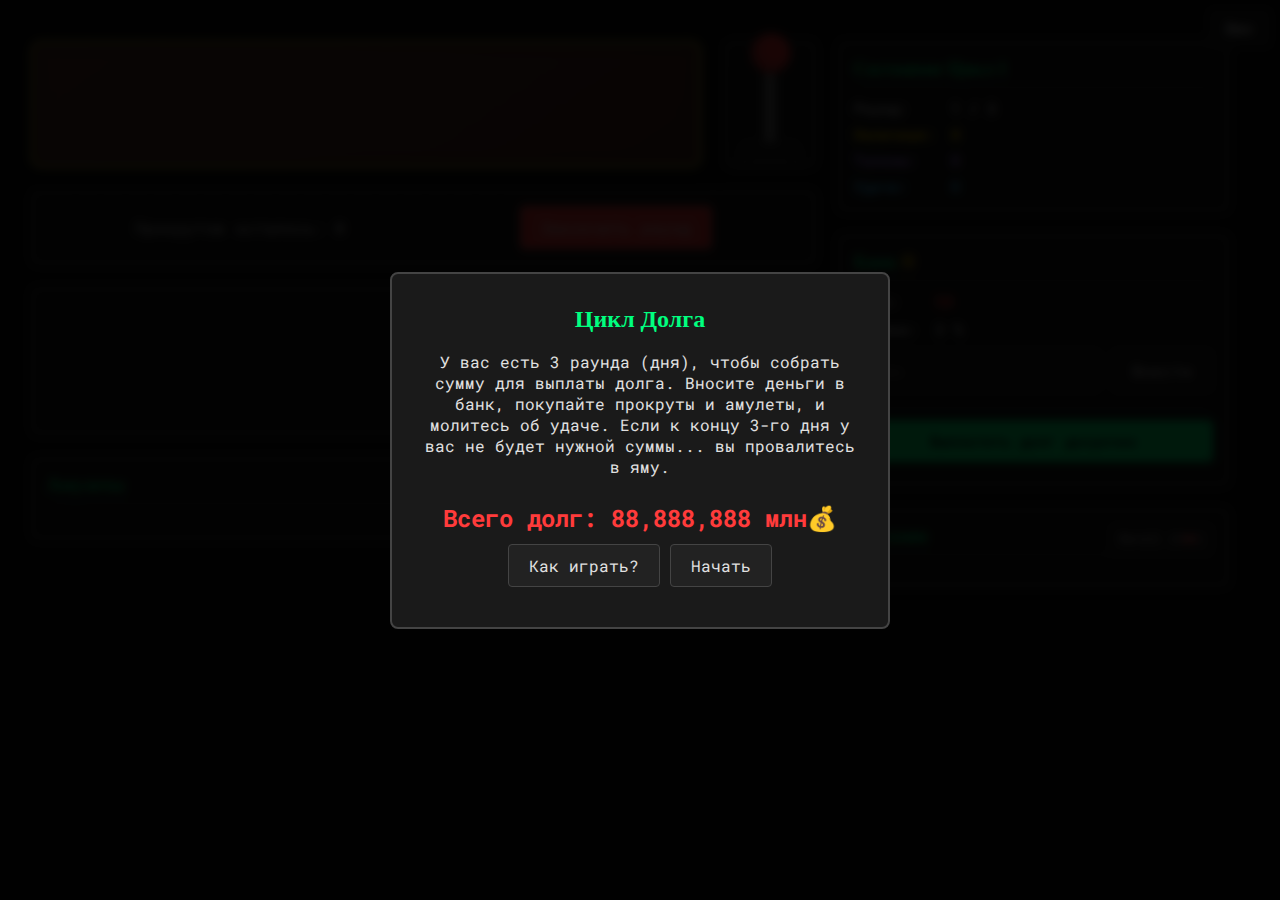
<file: index.html>
<!DOCTYPE html>
<html lang="ru">
<head>
    <meta charset="UTF-8">
    <meta name="viewport" content="width=device-width, initial-scale=1.0">
    <title>Цикл Долга</title>
    <link rel="stylesheet" href="style.css">
</head>
<body>

    <!-- КНОПКА ДЛЯ МЕНЮ РАЗРАБОТЧИКА -->
    <button id="dev-menu-btn">Dev</button>
    <!-- <button id="switch-style2-btn" class="style2-switch-btn" style="position:fixed;top:10px;right:70px;z-index:1000;">Style 2</button> -->
    <div id="dev-menu-modal" class="modal-overlay hidden">
        <div class="modal-content" style="max-width:400px;">
            <h2>Меню разработчика</h2>
            <div id="dev-menu-content">
                <div class="dev-section">
                    <h3>Ресурсы</h3>
                    <div class="dev-buttons">
                        <button id="dev-add-coins" class="dev-button money">+1000 монет</button>
                        <button id="dev-add-tickets" class="dev-button ticket">+100 талонов</button>
                        <button id="dev-set-interest" class="dev-button">Сделать ставку 50%</button>
                    </div>
                </div>

                <div class="dev-section">
                    <h3>Предметы</h3>
                    <div class="dev-item-control">
                        <select id="dev-item-select" class="dev-select"></select>
                        <button id="dev-give-item" class="dev-button">Выдать</button>
                    </div>
                </div>

                <div class="dev-section">
                    <h3>Настройка шансов</h3>
                    <div id="dev-symbol-chances" class="dev-chances"></div>
                    <button id="dev-apply-chances" class="dev-button">Применить шансы</button>
                </div>

                <div class="dev-section">
                    <h3>Удача</h3>
                    <div class="dev-luck-control">
                        <input type="number" id="dev-luck-input" class="dev-input" placeholder="Значение удачи">
                        <button id="dev-apply-luck" class="dev-button">Применить</button>
                    </div>
                </div>

                <button id="dev-close-menu" class="dev-button dev-close">Закрыть</button>
            </div>
        </div>
    </div>

    <div class="game-container">
        <div class="main-panel">
            <div class="slot-area">
                <div id="slot-machine" class="slot-machine"></div>
                <div class="lever-container">
                    <div id="lever" class="lever"><div class="lever-handle"></div></div>
                    <div class="lever-base"></div>
                </div>
            </div>
            <div class="controls">
                <span>Прокрутов осталось: <span id="spins-left">0</span></span>
                <button id="btn-end-turn">Закончить раунд</button>
            </div>
            <div class="log-panel" id="log-panel"></div>
             <!-- АМУЛЕТЫ ПЕРЕМЕЩЕНЫ СЮДА -->
            <div class="ui-box">
                <h3>Амулеты</h3>
                <div id="inventory-items" class="inventory-items"></div>
            </div>
        </div>

        <div class="ui-panel">
            <div class="ui-box">
                <h3>Состояние Цикл <span id="stat-run" style="color: var(--highlight-color);">1</span></h3>
                <div class="stats-grid compact-stats">
                    <span>Раунд:</span><span id="stat-turn">1 / 3</span>
                    <span style="color: var(--money-color);">Наличные:</span><span id="stat-coins" style="color: var(--money-color);">0</span>
                    <span style="color: var(--ticket-color);">Талоны:</span><span id="stat-tickets" style="color: var(--ticket-color);">0</span>
                    <span style="color: var(--luck-color);">Удача:</span><span id="stat-luck" style="color: var(--luck-color);">0</span>
                </div>
            </div>
            <div class="ui-box">
                <h3>Банк <span id="bank-balance" style="color: var(--money-color);">0</span></h3>
                <div class="stats-grid">
                    <span>ЦЕЛЬ:</span><span id="stat-debt" style="color: var(--danger-color);">50</span>
                    <span>Ставка:</span><span><span id="atm-interest-rate">3</span>%</span>
                </div>
                <div class="atm-actions">
                    <input type="number" id="deposit-amount" placeholder="Сумма">
                    <button id="btn-deposit">Внести</button>
                </div>
                <div id="early-payoff-section" class="early-payoff-section">
                    <button id="btn-pay-debt-early">Выплатить долг досрочно</button>
                    <div id="early-payoff-bonus-info" class="early-payoff-info"></div>
                </div>
            </div>
            <div class="ui-box">
                <h3>Магазин <button id="btn-reroll-shop" style="float: right; font-size: 12px; padding: 5px 8px;">Reroll (2🎟️)</button></h3>
                <div id="shop-items" class="shop-items"></div>
            </div>
        </div>
    </div>

    <!-- Модальные окна -->
    <div id="start-screen" class="modal-overlay">
        <div class="modal-content">
            <h2>Цикл Долга</h2>
            <p>У вас есть 3 раунда (дня), чтобы собрать сумму для выплаты долга. Вносите деньги в банк, покупайте прокруты и амулеты, и молитесь об удаче. Если к концу 3-го дня у вас не будет нужной суммы... вы провалитесь в яму.</p>
            <div id="start-debt-amount" style="color: var(--danger-color); font-size: 1.5em; font-weight: bold; margin: 10px 0; animation: debt-pulse 1.2s infinite alternate;">Всего долг: <span id="stat-debt" style="color: var(--danger-color);">88,888,888 млн</span>💰</div>
            <button id="btn-show-tutorial" style="margin-bottom: 10px;">Как играть?</button>
            <button id="btn-start-game">Начать</button>
        </div>
    </div>
    <div id="game-over-screen" class="modal-overlay hidden">
        <div class="modal-content">
            <h2 class="shake">ВЫ ПРОВАЛИЛИСЬ В ЯМУ</h2>
            <p>Судный день настал, а денег нет. Тьма поглощает вас.</p>
            <p>Вы продержались: <span id="final-run"></span> цикл(ов).</p>
            <button id="btn-restart-game">Попробовать снова</button>
        </div>
    </div>
    <div id="spin-purchase-modal" class="modal-overlay hidden">
        <div class="modal-content">
            <h2 id="purchase-modal-title">Раунд 1. Время закупаться.</h2>
            <p>Ваши наличные: <span id="purchase-modal-coins" style="color: var(--money-color)">0</span>. Выберите, как вы потратите деньги сегодня.</p>
            <p>Цикл долга: <span id="purchase-modal-debt" style="color: var(--danger-color)">0</span></p>
            <button id="buy-spins-7">7 прокрутов + 1 талон (Стоимость: 10💰)</button>
            <button id="buy-spins-3">3 прокрута + 2 талона (Стоимость: 7💰)</button>
            <button id="buy-spin-1">1 прокрут (3💰, без талонов)</button>
            <button id="buy-nothing">Ничего. Я справлюсь.</button>
            <button id="btn-planning" style="margin-top: 10px; background-color: var(--ticket-color); border-color: var(--ticket-color);">📋 Режим планирования</button>
        </div>
    </div>
    <!-- НОВОЕ МОДАЛЬНОЕ ОКНО ДЛЯ РЕЖИМА ПЛАНИРОВАНИЯ -->
    <div id="planning-modal" class="modal-overlay hidden">
        <div class="modal-content" style="max-width: 800px; max-height: 80vh; overflow-y: auto;">
            <h2>📋 Режим планирования</h2>
            <p>Покупайте амулеты и другие предметы для улучшения своих шансов.</p>
            
            <div style="text-align: center; margin: 15px 0; padding: 10px; background-color: var(--cell-bg); border-radius: 4px; border: 1px solid var(--border-color);">
                <span style="color: var(--ticket-color); font-weight: bold;">Ваши талоны: <span id="planning-tickets">0</span>🎟️</span>
            </div>
            
            <div style="display: grid; grid-template-columns: 1fr 1fr; gap: 20px; margin: 20px 0;">
                <div>
                    <h3 style="color: var(--ticket-color);">Магазин амулетов</h3>
                    <div id="planning-shop-items" class="shop-items"></div>
                    <button id="btn-planning-reroll" style="margin-top: 10px; font-size: 12px; padding: 5px 8px;">Reroll (2🎟️)</button>
                </div>
                <div>
                    <h3 style="color: var(--highlight-color);">Ваши амулеты</h3>
                    <div id="planning-inventory-items" class="inventory-items"></div>
                </div>
            </div>
            
            <div style="text-align: center; margin-top: 20px;">
                <button id="btn-finish-planning">Завершить планирование</button>
            </div>
        </div>
    </div>
    <div id="end-of-round-modal" class="modal-overlay hidden">
        <div class="modal-content">
            <h2 id="eor-title">Конец Раунда</h2>
            <p>День подходит к концу. Внесите сбережения в банк, чтобы получить проценты в следующем раунде.</p>
            <div class="modal-stats">
                <span>Наличные:</span><span id="eor-coins" style="color: var(--money-color)"></span>
                <span>В банке:</span><span id="eor-bank" style="color: var(--money-color)"></span>
            </div>
            <div class="atm-actions" style="justify-content: center; max-width: 300px; margin: 20px auto;">
                <input type="number" id="eor-deposit-amount" placeholder="Сумма вклада">
                <button id="btn-eor-deposit">Внести</button>
            </div>
            <button id="btn-confirm-end-turn">Завершить Раунд</button>
        </div>
    </div>
    <div id="judgement-modal" class="modal-overlay hidden">
         <div class="modal-content">
            <h2 id="judgement-title">СУДНЫЙ ДЕНЬ</h2>
            <p id="judgement-text">...подсчет окончен...</p>
            <button id="judgement-continue">Продолжить</button>
        </div>
    </div>
    <div id="tutorial-modal" class="modal-overlay hidden">
        <div class="modal-content" style="max-width: 500px;">
            <div id="tutorial-pages">
                <!-- Туториал будет добавлен скриптом -->
            </div>
            <div style="display: flex; justify-content: space-between; margin-top: 20px;">
                <button id="tutorial-prev">Назад</button>
                <button id="tutorial-next">Далее</button>
            </div>
            <button id="tutorial-close" style="margin-top: 15px; width: 100%;">Закрыть</button>
        </div>
    </div>
    
    <script src="items.js"></script>
    <script src="skript.js"></script>
    <script>
      // document.getElementById('switch-style2-btn').onclick = function() {
      //   window.location.href = 'style2/index_style2.html';
      // };
      // const startDebtEl = document.getElementById('stat-debt-start');
      // if (startDebtEl) {
      //     const debtElements = document.querySelectorAll('#stat-debt');
      //     if (debtElements.length > 0) {
      //         startDebtEl.textContent = debtElements[0].textContent;
      //     }
      // }
    </script>
    <style>
    @keyframes debt-pulse {
      0% { filter: brightness(1); transform: scale(1); }
      100% { filter: brightness(1.5); transform: scale(1.08); }
    }
    .dev-section {
        margin: 15px 0;
        padding: 15px;
        background: var(--cell-bg);
        border: 1px solid var(--border-color);
        border-radius: 8px;
    }
    .dev-section h3 {
        margin: 0 0 10px 0;
        color: var(--highlight-color);
        font-size: 1.1em;
    }
    .dev-buttons {
        display: grid;
        gap: 8px;
    }
    .dev-button {
        padding: 8px 12px;
        border: 1px solid var(--border-color);
        background: var(--button-bg);
        color: var(--text-color);
        border-radius: 4px;
        cursor: pointer;
        transition: 0.2s;
    }
    .dev-button:hover {
        background: var(--button-hover-bg);
    }
    .dev-button.money {
        color: var(--money-color);
        border-color: var(--money-color);
    }
    .dev-button.ticket {
        color: var(--ticket-color);
        border-color: var(--ticket-color);
    }
    .dev-item-control, .dev-luck-control {
        display: flex;
        gap: 8px;
        align-items: center;
    }
    .dev-select, .dev-input {
        flex: 1;
        padding: 8px;
        background: var(--input-bg);
        border: 1px solid var(--border-color);
        color: var(--text-color);
        border-radius: 4px;
    }
    .dev-select option {
        /* Браузеры по-разному обрабатывают стили опций, 
           поэтому для надежности задаем стандартный вид */
        background: #242424;
        color: #eaeaea;
    }
    .dev-chances {
        margin: 10px 0;
        display: grid;
        gap: 8px;
        grid-template-columns: 1fr auto;
        align-items: center;
    }
    .dev-chances label {
        justify-self: start;
    }
    .dev-chances input {
         width: 60px;
         padding: 4px;
         background: var(--input-bg);
         border: 1px solid var(--border-color);
         color: var(--text-color);
         border-radius: 3px;
    }
    .dev-close {
        width: 100%;
        margin-top: 20px;
        background: var(--danger-color);
        color: #fff;
        border: none;
    }
    .dev-close:hover {
         filter: brightness(1.2);
    }
    #dev-menu-btn {
        position: fixed;
        top: 10px;
        right: 10px;
        z-index: 1000;
        padding: 7px 16px;
        font-size: 15px;
        background: #222;
        color: #fff;
        border: 1px solid #444;
        border-radius: 4px;
        cursor: pointer;
        font-weight: bold;
        transition: background-color 0.2s;
    }
    #dev-menu-btn:hover {
        background: #333;
    }
    </style>
</body>
</html>
</file>
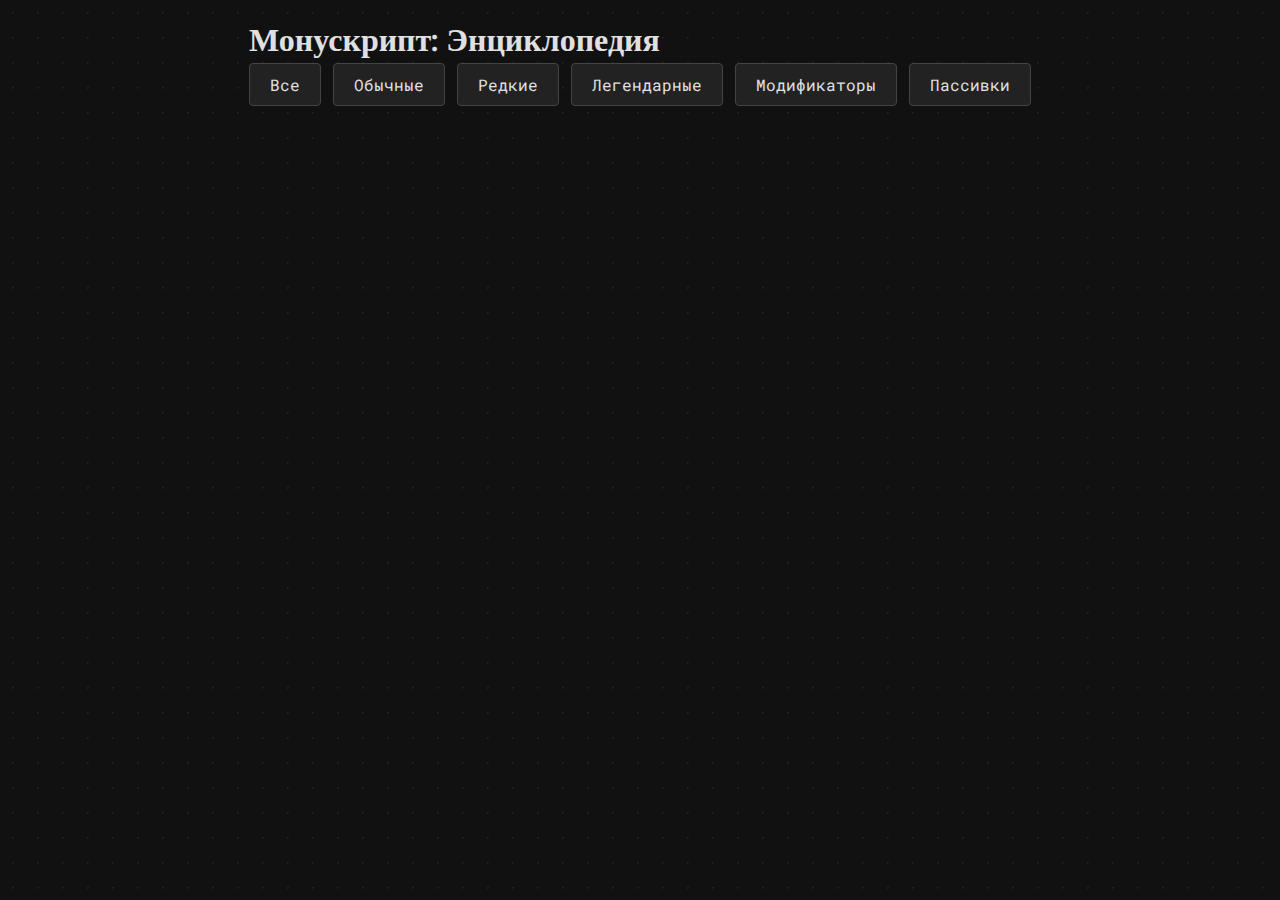
<file: monuscript.html>
<!DOCTYPE html>
<html lang="ru">
<head>
  <meta charset="UTF-8">
  <title>Монускрипт — Энциклопедия предметов</title>
  <meta name="viewport" content="width=device-width, initial-scale=1.0">
  <link rel="stylesheet" href="style.css">
</head>
<body>
  <div class="container">
    <h1>Монускрипт: Энциклопедия</h1>
    <div class="tabs" style="margin-bottom:24px; display:flex; justify-content:center; gap:12px; flex-wrap:wrap;">
      <button class="tab active" data-tab="all">Все</button>
      <button class="tab" data-tab="common">Обычные</button>
      <button class="tab" data-tab="rare">Редкие</button>
      <button class="tab" data-tab="legendary">Легендарные</button>
      <button class="tab" data-tab="modifiers">Модификаторы</button>
      <button class="tab" data-tab="passives">Пассивки</button>
    </div>
    <div id="list" class="inventory-items"></div>
  </div>
<style> 
.inventory-items {
  display: grid;
  grid-template-columns: repeat(3, 1fr);
  gap: 10px;
  align-content: start;
  max-height: 82vh;
  overflow-y: auto;
  padding: 5px;
  justify-items: stretch;
}
</style>

<script src="items.js"></script>
<script src="passives.js"></script>
<script>
function getRarityClass(rarity) {
  if (rarity === 'common') return 'rarity-common';
  if (rarity === 'rare') return 'rarity-rare';
  if (rarity === 'legendary') return 'rarity-legendary';
  if (rarity === 'divine') return 'divine-modifier';
  if (rarity === 'penalty') return 'modifier-bad';
  return '';
}

function renderItemCard(item) {
  let emoji = item.thumbnail || item.emoji || (item.divine ? '🔱' : item.type === 'modifier' && item.rarity === 'penalty' ? '💀' : '✨');
  let rarity = item.rarity;
  let cost = item.cost !== undefined ? `<span class="item-cost">Цена: <b>${item.cost}</b> 🎟️</span>` : '';
  let thumbHtml = '';
  if (typeof emoji === 'string' && /\.(png|jpg|jpeg|gif|webp)$/i.test(emoji)) {
    let src = emoji;
    if (!/^https?:\/\//.test(emoji) && !emoji.startsWith('/')) {
      src = 'img/' + emoji;
    }
    thumbHtml = `<img src="${src}" alt="icon" style="width:48px;height:48px;object-fit:contain;">`;
  } else {
    thumbHtml = emoji;
  }
  return `
    <div class="item ${getRarityClass(rarity)}">
      <div class="item-thumbnail ${getRarityClass(rarity)}">${thumbHtml}</div>
      <div class="item-info">
        <div class="item-header">
          <span class="item-name ${getRarityClass(rarity)}">${item.name || item.id}</span>
          ${cost}
        </div>
        <div class="item-desc">${item.desc || ''}</div>
      </div>
    </div>
  `;
}

function renderList(tab) {
  const list = document.getElementById('list');
  list.innerHTML = '';
  let data = [];
  if (!window.ALL_ITEMS || !window.ITEM_MODIFIERS || !window.PENALTY_MODIFIERS || !window.ALL_PASSIVES) {
    list.innerHTML = '<div style="color:#ffb3b3;font-size:1.2em;text-align:center;width:100%">Ошибка: данные не загружены.<br>Проверьте подключение items.js и passives.js</div>';
    return;
  }
  if (tab === 'all') {
    // Категории и их данные
    const categories = [
      { title: 'Обычные предметы', data: window.ALL_ITEMS.filter(i => i.rarity === 'common') },
      { title: 'Редкие предметы', data: window.ALL_ITEMS.filter(i => i.rarity === 'rare') },
      { title: 'Легендарные предметы', data: window.ALL_ITEMS.filter(i => i.rarity === 'legendary') },
      { title: 'Модификаторы', data: [
        ...window.ITEM_MODIFIERS.map(m => ({...m, rarity: m.divine ? 'divine' : 'rare', type: 'modifier'})),
        ...window.PENALTY_MODIFIERS.map(m => ({...m, rarity: 'penalty', type: 'modifier'}))
      ] },
      { title: 'Пассивки', data: window.ALL_PASSIVES.map(p => ({...p, rarity: 'passive', type: 'passive'})) }
    ];
    categories.forEach(cat => {
      if (cat.data.length > 0) {
        list.innerHTML += `<h2 style="width:100%;margin:32px 0 12px 0;font-size:1.25em;color:#ffe066;text-align:left;">${cat.title}</h2>`;
        cat.data.forEach(item => {
          list.innerHTML += renderItemCard(item);
        });
      }
    });
    return;
  }
  if (tab === 'common') {
    data = window.ALL_ITEMS.filter(i => i.rarity === 'common');
  } else if (tab === 'rare') {
    data = window.ALL_ITEMS.filter(i => i.rarity === 'rare');
  } else if (tab === 'legendary') {
    data = window.ALL_ITEMS.filter(i => i.rarity === 'legendary');
  } else if (tab === 'modifiers') {
    data = [
      ...window.ITEM_MODIFIERS.map(m => ({...m, rarity: m.divine ? 'divine' : 'rare', type: 'modifier'})),
      ...window.PENALTY_MODIFIERS.map(m => ({...m, rarity: 'penalty', type: 'modifier'}))
    ];
  } else if (tab === 'passives') {
    data = window.ALL_PASSIVES.map(p => ({...p, rarity: 'passive', type: 'passive'}));
  }
  if (data.length === 0) {
    list.innerHTML = '<div style="color:#aaa;font-size:1.1em;text-align:center;width:100%">Нет данных для отображения.</div>';
    return;
  }
  data.forEach(item => {
    list.innerHTML += renderItemCard(item);
  });
}

document.querySelectorAll('.tab').forEach(btn => {
  btn.addEventListener('click', function() {
    document.querySelectorAll('.tab').forEach(b => b.classList.remove('active'));
    this.classList.add('active');
    renderList(this.dataset.tab);
  });
});

window.addEventListener('DOMContentLoaded', function() {
  // Ждём пока скрипты загрузятся
  function tryRender() {
    if (window.ALL_ITEMS && window.ITEM_MODIFIERS && window.PENALTY_MODIFIERS && window.ALL_PASSIVES) {
      // === Обновляем счетчики во вкладках ===
      const tabCounts = {
        all: window.ALL_ITEMS.length + window.ITEM_MODIFIERS.length + window.PENALTY_MODIFIERS.length + window.ALL_PASSIVES.length,
        common: window.ALL_ITEMS.filter(i => i.rarity === 'common').length,
        rare: window.ALL_ITEMS.filter(i => i.rarity === 'rare').length,
        legendary: window.ALL_ITEMS.filter(i => i.rarity === 'legendary').length,
        modifiers: window.ITEM_MODIFIERS.length + window.PENALTY_MODIFIERS.length,
        passives: window.ALL_PASSIVES.length
      };
      document.querySelectorAll('.tab').forEach(btn => {
        const tab = btn.dataset.tab;
        if (tabCounts[tab] !== undefined) {
          btn.innerHTML = btn.innerHTML.replace(/\s*\(\d+\)$/, '') + ` (${tabCounts[tab]})`;
        }
      });
      renderList('all');
    } else {
      setTimeout(tryRender, 100);
    }
  }
  tryRender();
});
</script>
</body>
</html>
</file>
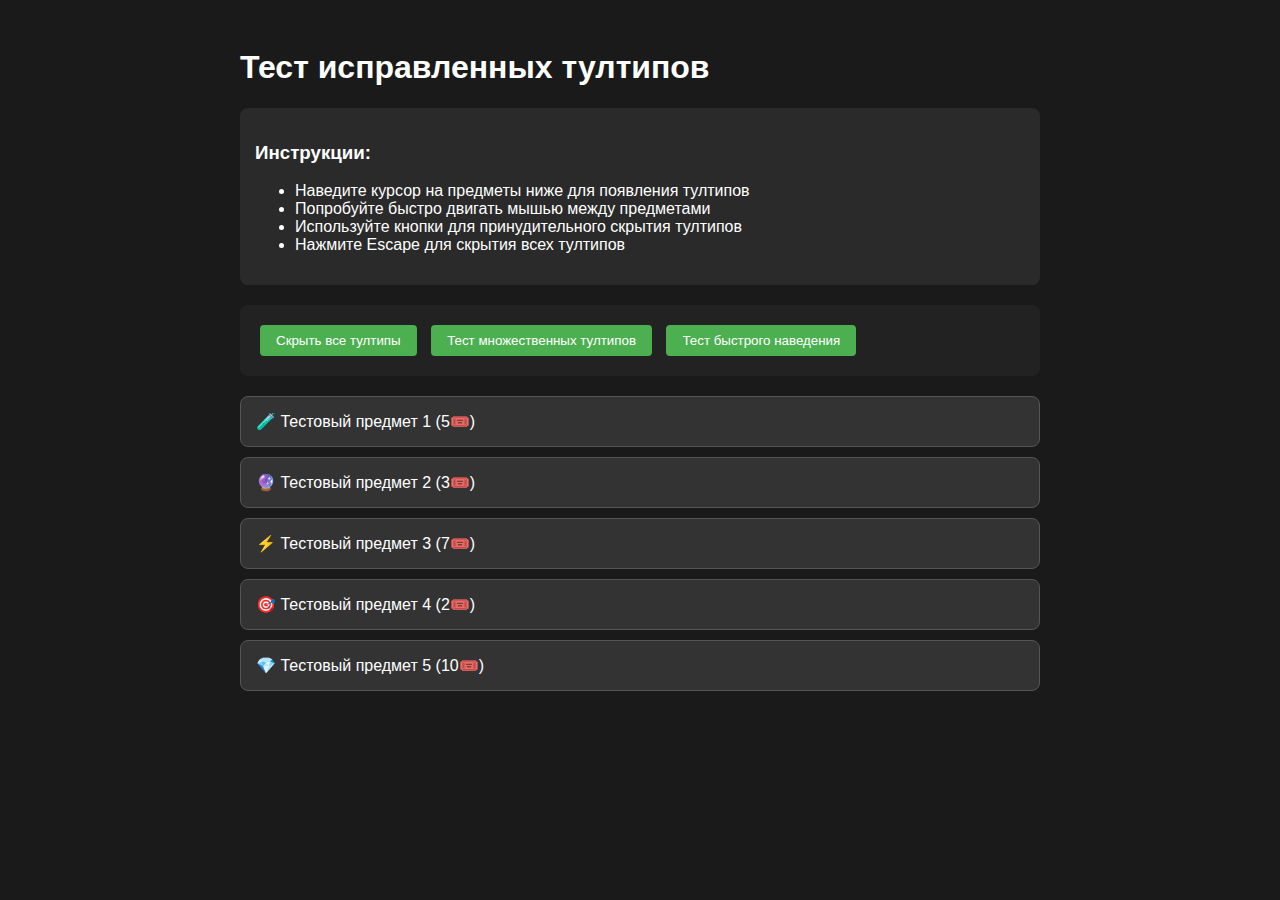
<file: test_tooltips.html>
<!DOCTYPE html>
<html lang="ru">
<head>
    <meta charset="UTF-8">
    <meta name="viewport" content="width=device-width, initial-scale=1.0">
    <title>Тест тултипов</title>
    <style>
        body {
            font-family: Arial, sans-serif;
            background: #1a1a1a;
            color: #fff;
            padding: 20px;
        }
        .test-container {
            max-width: 800px;
            margin: 0 auto;
        }
        .test-item {
            background: #333;
            border: 1px solid #555;
            border-radius: 8px;
            padding: 15px;
            margin: 10px 0;
            cursor: pointer;
            transition: background 0.2s;
        }
        .test-item:hover {
            background: #444;
        }
        .test-controls {
            margin: 20px 0;
            padding: 15px;
            background: #222;
            border-radius: 8px;
        }
        button {
            background: #4caf50;
            color: white;
            border: none;
            padding: 8px 16px;
            border-radius: 4px;
            cursor: pointer;
            margin: 5px;
        }
        button:hover {
            background: #45a049;
        }
        .info {
            background: #2a2a2a;
            padding: 15px;
            border-radius: 8px;
            margin: 20px 0;
        }
    </style>
</head>
<body>
    <div class="test-container">
        <h1>Тест исправленных тултипов</h1>
        
        <div class="info">
            <h3>Инструкции:</h3>
            <ul>
                <li>Наведите курсор на предметы ниже для появления тултипов</li>
                <li>Попробуйте быстро двигать мышью между предметами</li>
                <li>Используйте кнопки для принудительного скрытия тултипов</li>
                <li>Нажмите Escape для скрытия всех тултипов</li>
            </ul>
        </div>

        <div class="test-controls">
            <button onclick="hideAllTooltips()">Скрыть все тултипы</button>
            <button onclick="testMultipleTooltips()">Тест множественных тултипов</button>
            <button onclick="testRapidHover()">Тест быстрого наведения</button>
        </div>

        <div id="test-items">
            <div class="test-item" data-item='{"name":"Тестовый предмет 1","desc":"Описание первого тестового предмета","cost":5}'>
                🧪 Тестовый предмет 1 (5🎟️)
            </div>
            <div class="test-item" data-item='{"name":"Тестовый предмет 2","desc":"Описание второго тестового предмета с длинным текстом для проверки обрезки","cost":3}'>
                🔮 Тестовый предмет 2 (3🎟️)
            </div>
            <div class="test-item" data-item='{"name":"Тестовый предмет 3","desc":"Описание третьего предмета","cost":7}'>
                ⚡ Тестовый предмет 3 (7🎟️)
            </div>
            <div class="test-item" data-item='{"name":"Тестовый предмет 4","desc":"Еще один тестовый предмет","cost":2}'>
                🎯 Тестовый предмет 4 (2🎟️)
            </div>
            <div class="test-item" data-item='{"name":"Тестовый предмет 5","desc":"Последний тестовый предмет","cost":10}'>
                💎 Тестовый предмет 5 (10🎟️)
            </div>
        </div>
    </div>

    <script>
        // Имитация функций из основного скрипта
        function createItemTooltip(item, currentCost, oldCost) {
            const tooltip = document.createElement('div');
            tooltip.className = 'item-tooltip';
            
            let costHTML = '';
            if (item.cost) {
                costHTML = `${currentCost}🎟️`;
                if (oldCost && currentCost < oldCost) {
                    costHTML += ` <s style="opacity:0.6">${oldCost}🎟️`;
                }
            }
            
            tooltip.innerHTML = `
                <div class="item-tooltip-header">
                    <div class="item-tooltip-thumbnail">🧪</div>
                    <div class="item-tooltip-title">${item.name}</div>
                    ${costHTML ? `<div class="item-tooltip-cost">${costHTML}</div>` : ''}
                </div>
                <div class="item-tooltip-desc">${item.desc}</div>
            `;
            
            return tooltip;
        }

        function positionTooltip(tooltip, event) {
            if (!tooltip || !tooltip.parentNode) return;
            
            const rect = tooltip.getBoundingClientRect();
            if (rect.width === 0 || rect.height === 0) {
                tooltip.style.visibility = 'hidden';
                tooltip.style.display = 'block';
                const tempRect = tooltip.getBoundingClientRect();
                tooltip.style.visibility = '';
                tooltip.style.display = '';
                
                if (tempRect.width === 0 || tempRect.height === 0) {
                    const vw = window.innerWidth;
                    const vh = window.innerHeight;
                    
                    let tooltipLeft = event.clientX + 15;
                    let tooltipTop = event.clientY - 10;
                    
                    if (tooltipLeft + 320 > vw - 20) {
                        tooltipLeft = event.clientX - 320 - 15;
                    }
                    if (tooltipLeft < 20) {
                        tooltipLeft = 20;
                    }
                    if (tooltipTop + 200 > vh - 20) {
                        tooltipTop = event.clientY - 200 - 10;
                    }
                    if (tooltipTop < 20) {
                        tooltipTop = 20;
                    }
                    
                    tooltip.style.left = tooltipLeft + 'px';
                    tooltip.style.top = tooltipTop + 'px';
                    return;
                }
            }
            
            const viewportWidth = window.innerWidth;
            const viewportHeight = window.innerHeight;
            
            let left = event.clientX + 15;
            let top = event.clientY - 10;
            
            if (left + rect.width > viewportWidth - 20) {
                left = event.clientX - rect.width - 15;
            }
            if (left < 20) {
                left = 20;
            }
            if (top + rect.height > viewportHeight - 20) {
                top = event.clientY - rect.height - 10;
            }
            if (top < 20) {
                top = 20;
            }
            
            tooltip.style.left = left + 'px';
            tooltip.style.top = top + 'px';
        }

        function hideAllTooltips() {
            const tooltips = document.querySelectorAll('.item-tooltip');
            tooltips.forEach(tooltip => {
                if (tooltip.parentNode) {
                    tooltip.classList.remove('show');
                    setTimeout(() => {
                        if (tooltip && tooltip.parentNode) {
                            tooltip.parentNode.removeChild(tooltip);
                        }
                    }, 200);
                }
            });
        }

        // Инициализация тултипов для тестовых предметов
        document.querySelectorAll('.test-item').forEach(itemDiv => {
            let tooltip = null;
            let tooltipTimeout = null;
            
            const hideTooltip = () => {
                if (tooltipTimeout) {
                    clearTimeout(tooltipTimeout);
                    tooltipTimeout = null;
                }
                if (tooltip) {
                    tooltip.classList.remove('show');
                    setTimeout(() => {
                        if (tooltip && tooltip.parentNode) {
                            tooltip.parentNode.removeChild(tooltip);
                        }
                        tooltip = null;
                    }, 200);
                }
            };
            
            itemDiv.addEventListener('mouseenter', (e) => {
                hideAllTooltips();
                
                if (!tooltip) {
                    try {
                        const itemData = JSON.parse(itemDiv.dataset.item);
                        tooltip = createItemTooltip(itemData, itemData.cost, null);
                        if (tooltip) {
                            document.body.appendChild(tooltip);
                        }
                    } catch (error) {
                        console.error('Ошибка создания тултипа:', error);
                        tooltip = null;
                        return;
                    }
                }
                
                tooltipTimeout = setTimeout(() => {
                    if (tooltip && tooltip.parentNode) {
                        tooltip.classList.add('show');
                    }
                }, 300);
                
                if (tooltip) {
                    positionTooltip(tooltip, e);
                }
            });
            
            itemDiv.addEventListener('mousemove', (e) => {
                if (tooltip && tooltip.parentNode) {
                    positionTooltip(tooltip, e);
                }
            });
            
            itemDiv.addEventListener('mouseleave', hideTooltip);
        });

        // Глобальные обработчики
        document.addEventListener('click', (e) => {
            if (!e.target.closest('.item-tooltip') && !e.target.closest('.test-item')) {
                hideAllTooltips();
            }
        });

        document.addEventListener('keydown', (e) => {
            if (e.key === 'Escape') {
                hideAllTooltips();
            }
        });

        // Тестовые функции
        function testMultipleTooltips() {
            const items = document.querySelectorAll('.test-item');
            items.forEach((item, index) => {
                setTimeout(() => {
                    const event = new MouseEvent('mouseenter', {
                        clientX: item.getBoundingClientRect().left + 50,
                        clientY: item.getBoundingClientRect().top + 20
                    });
                    item.dispatchEvent(event);
                }, index * 100);
            });
        }

        function testRapidHover() {
            const items = document.querySelectorAll('.test-item');
            let currentIndex = 0;
            const interval = setInterval(() => {
                hideAllTooltips();
                const item = items[currentIndex];
                const event = new MouseEvent('mouseenter', {
                    clientX: item.getBoundingClientRect().left + 50,
                    clientY: item.getBoundingClientRect().top + 20
                });
                item.dispatchEvent(event);
                
                currentIndex = (currentIndex + 1) % items.length;
                
                if (currentIndex === 0) {
                    clearInterval(interval);
                }
            }, 200);
        }

        // Экспорт функции для консоли
        window.hideAllTooltips = hideAllTooltips;
    </script>

    <style>
        .item-tooltip {
            position: absolute;
            background: #333;
            border: 2px solid #555;
            border-radius: 8px;
            padding: 16px;
            max-width: 320px;
            min-width: 280px;
            color: #fff;
            font-size: 14px;
            line-height: 1.4;
            z-index: 10000;
            box-shadow: 0 8px 32px rgba(0,0,0,0.8);
            pointer-events: none;
            opacity: 0;
            transform: scale(0.9);
            transition: opacity 0.2s ease, transform 0.2s ease;
            will-change: opacity, transform;
            contain: layout style paint;
            max-height: calc(100vh - 40px);
            overflow: hidden;
        }

        .item-tooltip.show {
            opacity: 1;
            transform: scale(1);
        }

        .item-tooltip.hidden {
            opacity: 0 !important;
            transform: scale(0.9) !important;
            pointer-events: none !important;
        }

        .item-tooltip.fade-out {
            opacity: 0 !important;
            transform: scale(0.9) !important;
            transition: opacity 0.15s ease, transform 0.15s ease !important;
        }

        .item-tooltip-header {
            display: flex;
            align-items: center;
            gap: 12px;
            margin-bottom: 12px;
            padding-bottom: 8px;
            border-bottom: 1px solid #555;
        }

        .item-tooltip-thumbnail {
            width: 40px;
            height: 40px;
            display: flex;
            align-items: center;
            justify-content: center;
            font-size: 24px;
            background: #444;
            border: 1px solid #555;
            border-radius: 6px;
            flex-shrink: 0;
        }

        .item-tooltip-title {
            font-weight: bold;
            font-size: 16px;
            color: #fff;
            flex-grow: 1;
        }

        .item-tooltip-cost {
            font-weight: bold;
            color: #ffd700;
            font-size: 14px;
        }

        .item-tooltip-desc {
            margin-bottom: 12px;
            color: #ccc;
            opacity: 0.9;
        }
    </style>
</body>
</html>
</file>
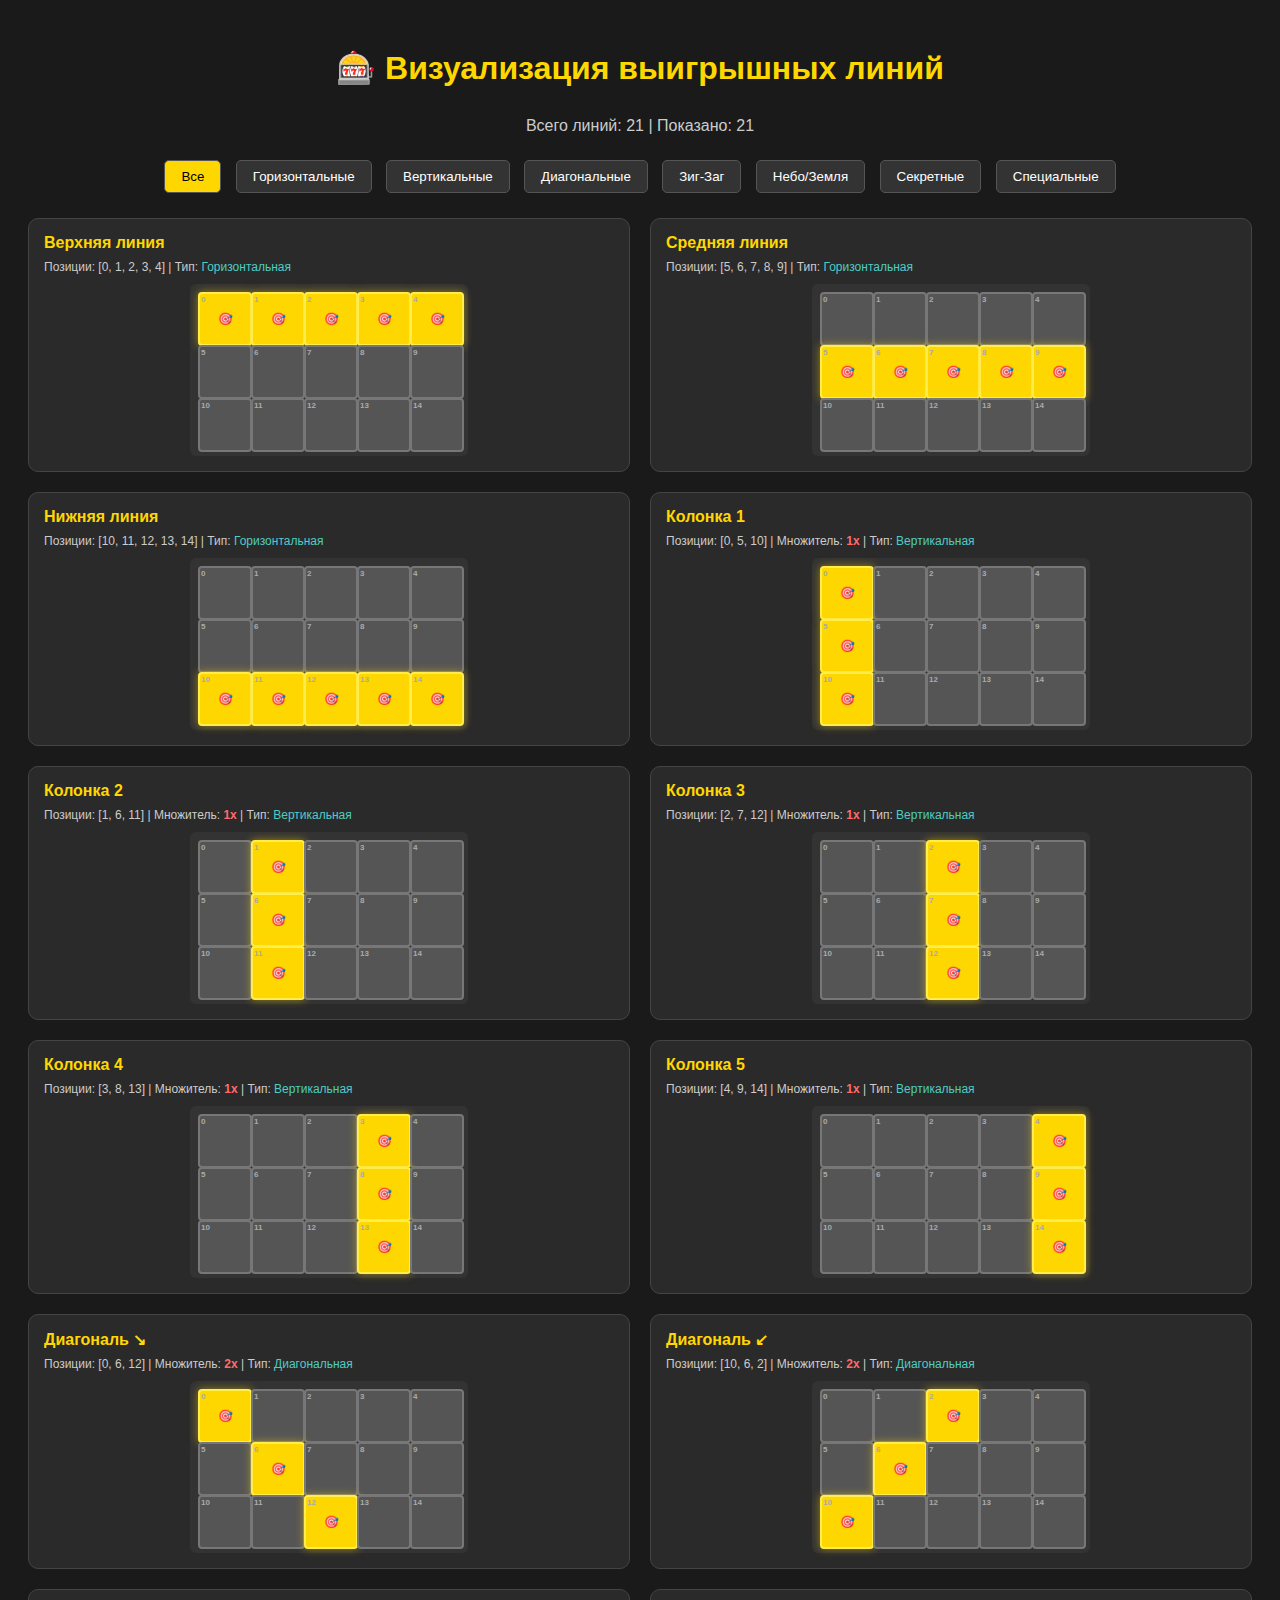
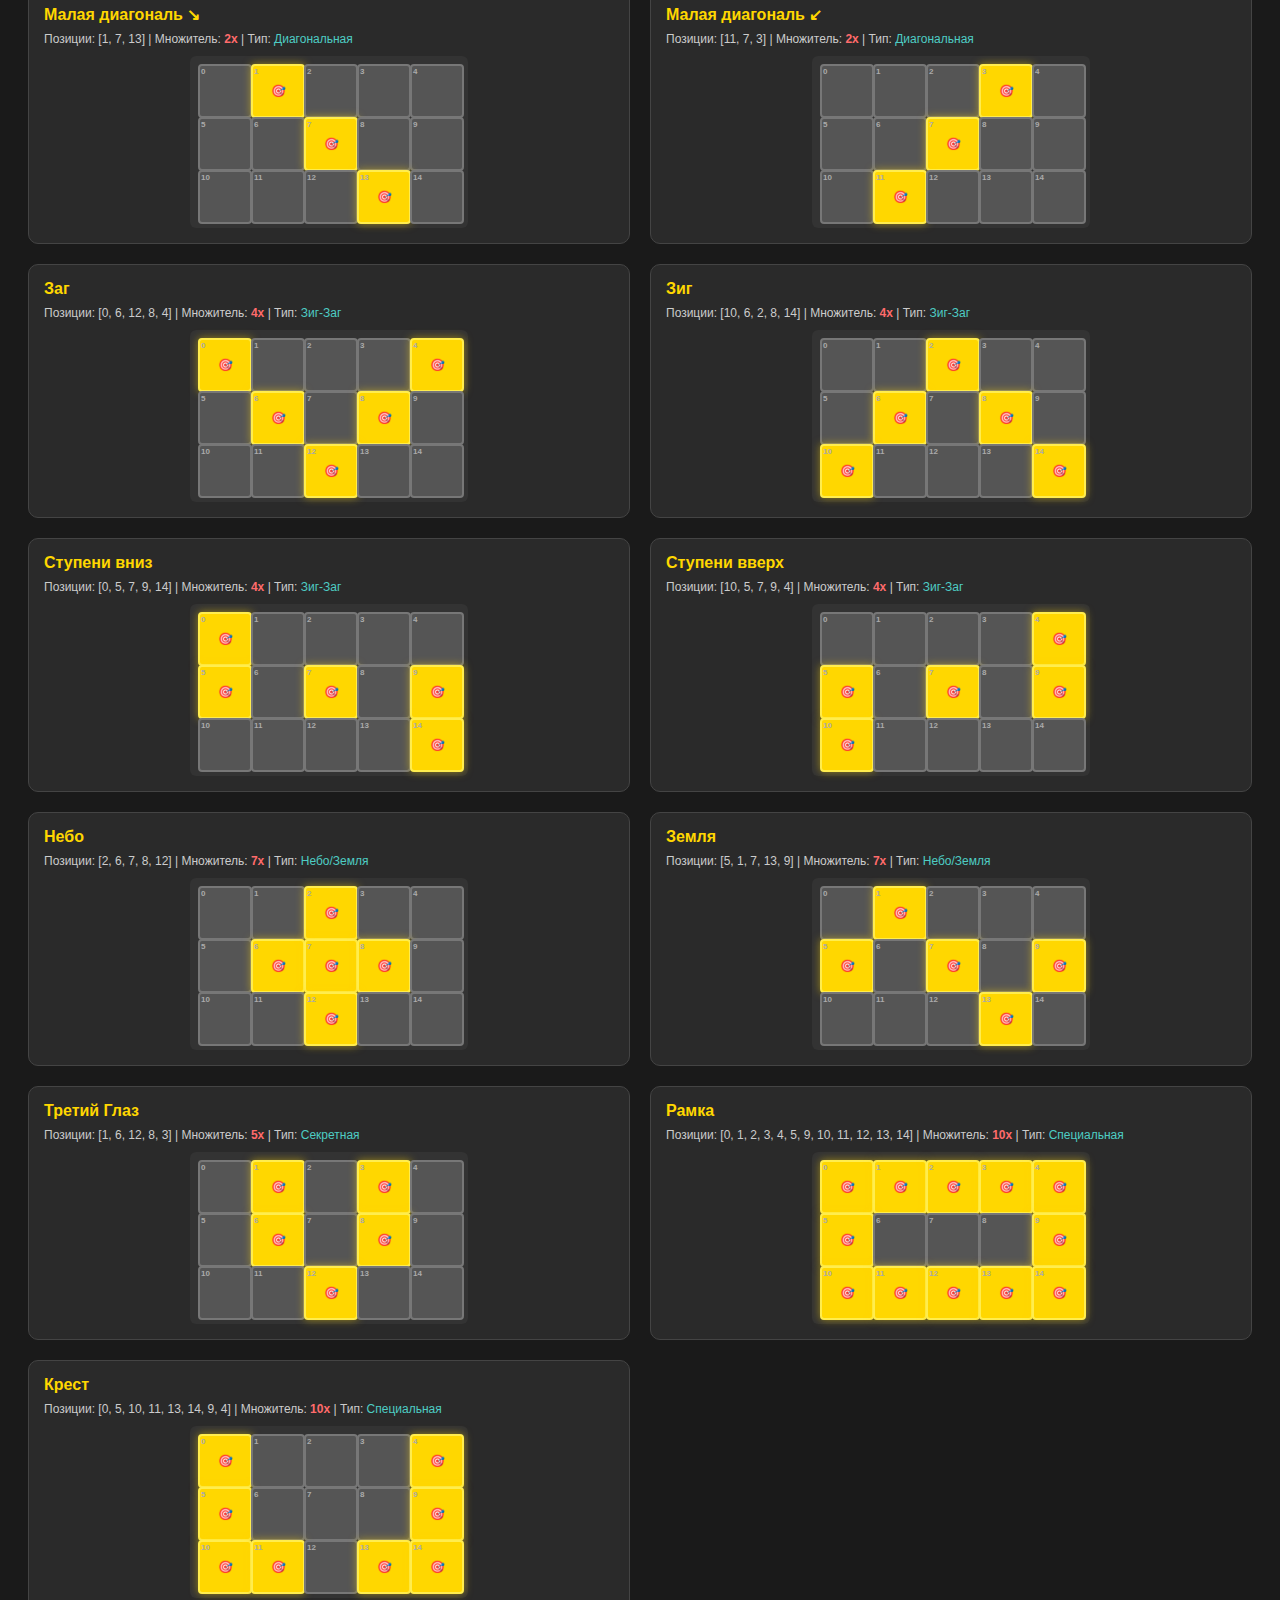
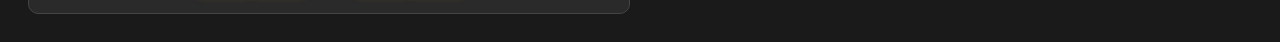
<file: winning_lines_visualization.html>
<!DOCTYPE html>
<html lang="ru">
<head>
    <meta charset="UTF-8">
    <meta name="viewport" content="width=device-width, initial-scale=1.0">
    <title>Визуализация выигрышных линий</title>
    <style>
        body {
            font-family: Arial, sans-serif;
            background: #1a1a1a;
            color: white;
            padding: 20px;
        }
        
        .container {
            max-width: 1400px;
            margin: 0 auto;
        }
        
        h1 {
            text-align: center;
            color: #ffd700;
            margin-bottom: 30px;
        }
        
        .controls {
            text-align: center;
            margin-bottom: 20px;
        }
        
        .filter-btn {
            background: #333;
            color: white;
            border: 1px solid #555;
            padding: 8px 16px;
            margin: 5px;
            border-radius: 5px;
            cursor: pointer;
            transition: all 0.3s;
        }
        
        .filter-btn.active {
            background: #ffd700;
            color: #000;
        }
        
        .filter-btn:hover {
            background: #555;
        }
        
        .lines-grid {
            display: grid;
            grid-template-columns: repeat(auto-fit, minmax(400px, 1fr));
            gap: 20px;
        }
        
        .line-section {
            background: #2a2a2a;
            padding: 15px;
            border-radius: 10px;
            border: 1px solid #444;
        }
        
        .line-title {
            font-size: 16px;
            font-weight: bold;
            color: #ffd700;
            margin-bottom: 8px;
        }
        
        .line-info {
            color: #ccc;
            font-size: 12px;
            margin-bottom: 10px;
        }
        
        .grid {
            display: grid;
            grid-template-columns: repeat(5, 50px);
            grid-template-rows: repeat(3, 50px);
            gap: 3px;
            margin: 0 auto;
            width: fit-content;
            background: #333;
            padding: 8px;
            border-radius: 6px;
        }
        
        .cell {
            width: 50px;
            height: 50px;
            background: #555;
            border: 2px solid #777;
            border-radius: 4px;
            display: flex;
            align-items: center;
            justify-content: center;
            font-weight: bold;
            font-size: 12px;
            position: relative;
        }
        
        .cell.highlighted {
            background: #ffd700;
            color: #000;
            border-color: #ffed4e;
            box-shadow: 0 0 8px rgba(255, 215, 0, 0.5);
        }
        
        .cell-number {
            position: absolute;
            top: 1px;
            left: 1px;
            font-size: 8px;
            color: #aaa;
        }
        
        .multiplier {
            color: #ff6b6b;
            font-weight: bold;
        }
        
        .type {
            color: #4ecdc4;
        }
        
        .stats {
            text-align: center;
            margin-bottom: 20px;
            color: #ccc;
        }
    </style>
</head>
<body>
    <div class="container">
        <h1>🎰 Визуализация выигрышных линий</h1>
        
        <div class="stats">
            <span id="total-lines">Всего линий: 0</span> | 
            <span id="visible-lines">Показано: 0</span>
        </div>

        <div class="controls">
            <button class="filter-btn active" data-filter="all">Все</button>
            <button class="filter-btn" data-filter="Горизонтальная">Горизонтальные</button>
            <button class="filter-btn" data-filter="Вертикальная">Вертикальные</button>
            <button class="filter-btn" data-filter="Диагональная">Диагональные</button>
            <button class="filter-btn" data-filter="Зиг-Заг">Зиг-Заг</button>
            <button class="filter-btn" data-filter="Небо/Земля">Небо/Земля</button>
            <button class="filter-btn" data-filter="Секретная">Секретные</button>
            <button class="filter-btn" data-filter="Специальная">Специальные</button>
        </div>

        <div class="lines-grid" id="lines-container">
            <!-- Линии будут сгенерированы через JavaScript -->
            </div>
        </div>

    <script>
        // Данные о выигрышных линиях
        const PAYLINES = [
            // Scannable lines (will be checked for 3, 4, 5 in a row)
            { name: "Верхняя линия", positions: [0, 1, 2, 3, 4], scannable: true, type: "Горизонтальная" },
            { name: "Средняя линия", positions: [5, 6, 7, 8, 9], scannable: true, type: "Горизонтальная" },
            { name: "Нижняя линия", positions: [10, 11, 12, 13, 14], scannable: true, type: "Горизонтальная" },
            
            // Fixed-pattern lines (must match all positions)
            { name: "Колонка 1", positions: [0, 5, 10], multiplier: 1, type: "Вертикальная" },
            { name: "Колонка 2", positions: [1, 6, 11], multiplier: 1, type: "Вертикальная" },
            { name: "Колонка 3", positions: [2, 7, 12], multiplier: 1, type: "Вертикальная" },
            { name: "Колонка 4", positions: [3, 8, 13], multiplier: 1, type: "Вертикальная" },
            { name: "Колонка 5", positions: [4, 9, 14], multiplier: 1, type: "Вертикальная" },
            { name: "Диагональ ↘", positions: [0, 6, 12], multiplier: 2, type: "Диагональная" },
            { name: "Диагональ ↙", positions: [10, 6, 2], multiplier: 2, type: "Диагональная" },
            { name: "Малая диагональ ↘", positions: [1, 7, 13], multiplier: 2, type: "Диагональная" },
            { name: "Малая диагональ ↙", positions: [11, 7, 3], multiplier: 2, type: "Диагональная" },

            { name: "Заг", positions: [0, 6, 12, 8, 4], multiplier: 4, type: "Зиг-Заг" },
            { name: "Зиг", positions: [10, 6, 2, 8, 14], multiplier: 4, type: "Зиг-Заг" },
            { name: "Ступени вниз", positions: [0, 5, 7, 9, 14], multiplier: 4, type: "Зиг-Заг" },
            { name: "Ступени вверх", positions: [10, 5, 7, 9, 4], multiplier: 4, type: "Зиг-Заг" },
            
            { name: "Небо", positions: [2, 6, 7, 8, 12], multiplier: 7, type: "Небо/Земля" },
            { name: "Земля", positions: [5, 1, 7, 13, 9], multiplier: 7, type: "Небо/Земля" },
            
            { name: "Третий Глаз", positions: [1, 6, 12, 8, 3], multiplier: 5, type: "Секретная" },
            
            { name: "Рамка", positions: [0, 1, 2, 3, 4, 5, 9, 10, 11, 12, 13, 14], multiplier: 10, type: "Специальная" },
            { name: "Крест", positions: [0, 5, 10, 11, 13, 14, 9, 4], multiplier: 10, type: "Специальная" },
        ];

        // Функция для создания ячейки сетки
        function createCell(position, isHighlighted = false) {
            const cell = document.createElement('div');
            cell.className = `cell${isHighlighted ? ' highlighted' : ''}`;
            cell.setAttribute('data-pos', position);
            
            const number = document.createElement('span');
            number.className = 'cell-number';
            number.textContent = position;
            
            cell.appendChild(number);
            
            if (isHighlighted) {
                const target = document.createElement('span');
                target.textContent = '🎯';
                cell.appendChild(target);
            }
            
            return cell;
        }

        // Функция для создания сетки
        function createGrid(positions) {
            const grid = document.createElement('div');
            grid.className = 'grid';
            
            // Создаем 15 ячеек (3x5 сетка)
            for (let i = 0; i < 15; i++) {
                const isHighlighted = positions.includes(i);
                const cell = createCell(i, isHighlighted);
                grid.appendChild(cell);
            }
            
            return grid;
        }

        // Функция для создания секции линии
        function createLineSection(line) {
            const section = document.createElement('div');
            section.className = 'line-section';
            section.setAttribute('data-type', line.type);
            
            const title = document.createElement('div');
            title.className = 'line-title';
            title.textContent = line.name;
            
            const info = document.createElement('div');
            info.className = 'line-info';
            
            let infoText = `Позиции: [${line.positions.join(', ')}]`;
            if (line.multiplier) {
                infoText += ` | Множитель: <span class="multiplier">${line.multiplier}x</span>`;
            }
            infoText += ` | Тип: <span class="type">${line.type}</span>`;
            
            info.innerHTML = infoText;
            
            const grid = createGrid(line.positions);
            
            section.appendChild(title);
            section.appendChild(info);
            section.appendChild(grid);
            
            return section;
        }

        // Функция для рендеринга всех линий
        function renderLines(filter = 'all') {
            const container = document.getElementById('lines-container');
            container.innerHTML = '';
            
            const filteredLines = filter === 'all' 
                ? PAYLINES 
                : PAYLINES.filter(line => line.type === filter);
            
            filteredLines.forEach(line => {
                const section = createLineSection(line);
                container.appendChild(section);
            });
            
            // Обновляем статистику
            document.getElementById('total-lines').textContent = `Всего линий: ${PAYLINES.length}`;
            document.getElementById('visible-lines').textContent = `Показано: ${filteredLines.length}`;
        }

        // Обработчики событий для фильтров
        document.addEventListener('DOMContentLoaded', function() {
            // Инициализация
            renderLines();
            
            // Добавляем обработчики для кнопок фильтра
            const filterButtons = document.querySelectorAll('.filter-btn');
            filterButtons.forEach(btn => {
                btn.addEventListener('click', function() {
                    // Убираем активный класс со всех кнопок
                    filterButtons.forEach(b => b.classList.remove('active'));
                    // Добавляем активный класс к нажатой кнопке
                    this.classList.add('active');
                    
                    // Рендерим отфильтрованные линии
                    const filter = this.getAttribute('data-filter');
                    renderLines(filter);
                });
            });
        });
    </script>
</body>
</html>
</file>
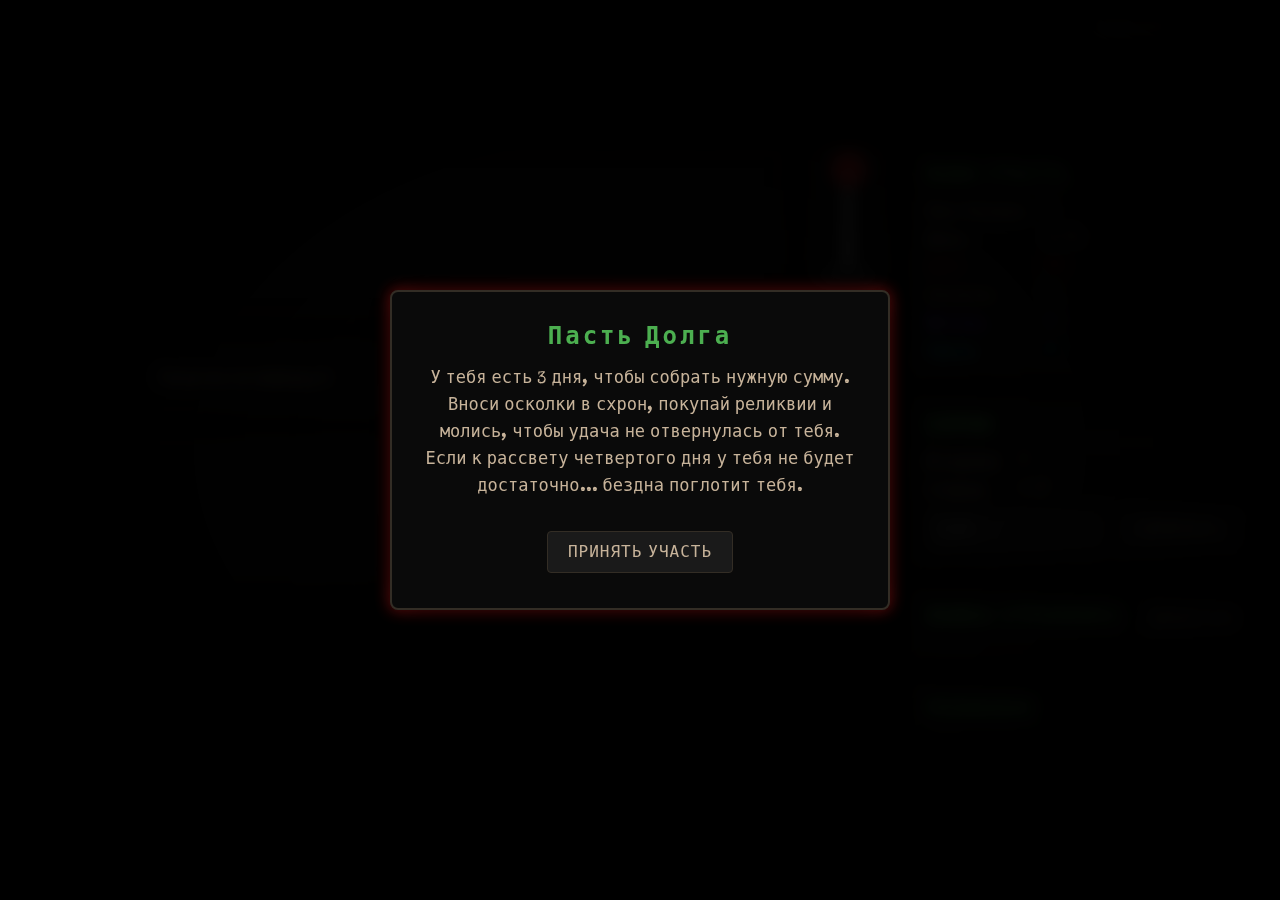
<file: style2/index_style2.html>
<!DOCTYPE html>
<html lang="ru">
<head>
    <meta charset="UTF-8">
    <meta name="viewport" content="width=device-width, initial-scale=1.0">
    <title>Пасть Долга</title>
    <link rel="stylesheet" href="style_2.css">
</head>
<body>

    <!-- КНОПКА ДЛЯ МЕНЮ РАЗРАБОТЧИКА -->
    <button id="dev-menu-btn" style="position:fixed;top:10px;right:10px;z-index:1000;padding:7px 16px;font-size:15px;">Dev</button>
    <button id="switch-classic-btn" class="style2-classic-btn" style="position:fixed;top:10px;right:90px;z-index:1000;">Classic</button>
    <div id="dev-menu-modal" class="modal-overlay hidden">
        <div class="modal-content" style="max-width:400px;">
            <h2>Меню разработчика</h2>
            <div id="dev-menu-content">
                <button id="dev-add-coins">+1000 Осколков</button>
                <button id="dev-add-tickets">+100 Жетонов</button>
                <button id="dev-set-interest">Сделать ставку 50%</button>
                <div style="margin:10px 0;">
                    <label for="dev-item-select">Выдать реликвию:</label>
                    <select id="dev-item-select"></select>
                    <button id="dev-give-item">Выдать</button>
                </div>
                <div style="margin:15px 0 5px 0; font-weight:bold;">Шансы выпадения символов:</div>
                <div id="dev-symbol-chances"></div>
                <button id="dev-apply-chances" style="margin-top:10px;">Применить</button>
                <div style="margin:15px 0 5px 0; font-weight:bold;">Редактор удачи:</div>
                <div style="display:flex;align-items:center;gap:8px;">
                    <label for="dev-luck-input">Временная удача:</label>
                    <input type="number" id="dev-luck-input" style="width:60px;">
                    <button id="dev-apply-luck">Применить</button>
                </div>
                <button id="dev-close-menu" style="margin-top:20px;">Закрыть</button>
            </div>
        </div>
    </div>

    <div class="game-container">
        <div class="main-panel">
            <div class="slot-area">
                <div id="slot-machine" class="slot-machine"></div>
                <div class="lever-container">
                    <div id="lever" class="lever"><div class="lever-handle"></div></div>
                    <div class="lever-base"></div>
                </div>
            </div>
            <div class="controls">
                <span>Попыток осталось: <span id="spins-left">0</span></span>
                <button id="btn-end-turn">Пережить ночь</button>
            </div>
            <div class="log-panel" id="log-panel"></div>
        </div>

        <div class="ui-panel">
            <div class="ui-box">
                <h3>Ваша Участь</h3>
                <div class="stats-grid">
                    <span>Круг Бездны:</span><span id="stat-run">1</span>
                    <span>День:</span><span id="stat-turn">1 / 3</span>
                    <span style="color: var(--danger-color);">ДОЛГ:</span><span id="stat-debt" style="color: var(--danger-color);">50</span>
                    <span style="color: var(--money-color);">Осколки:</span><span id="stat-coins" style="color: var(--money-color);">0</span>
                    <span style="color: var(--ticket-color);">Жетоны:</span><span id="stat-tickets" style="color: var(--ticket-color);">0</span>
                    <span style="color: var(--luck-color);">Удача:</span><span id="stat-luck" style="color: var(--luck-color);">0</span>
                </div>
            </div>
            <div class="ui-box">
                <h3>Схрон</h3>
                <div class="stats-grid">
                    <span>В схроне:</span><span id="bank-balance" style="color: var(--money-color);">0</span>
                    <span>Ставка:</span><span><span id="atm-interest-rate">3</span>%</span>
                </div>
                <div class="atm-actions">
                    <input type="number" id="deposit-amount" placeholder="Сумма">
                    <button id="btn-deposit">Спрятать</button>
                </div>
            </div>
            <div class="ui-box">
                <h3>Лавка Странника <button id="btn-reroll-shop" style="float: right; font-size: 12px; padding: 5px 8px;">Искать (2⛁)</button></h3>
                <div id="shop-items" class="shop-items"></div>
            </div>
            <div class="ui-box">
                <h3>Реликвии</h3>
                <div id="inventory-items" class="inventory-items"></div>
            </div>
        </div>
    </div>

    <!-- Модальные окна -->
    <div id="start-screen" class="modal-overlay">
        <div class="modal-content">
            <h2>Пасть Долга</h2>
            <p>У тебя есть 3 дня, чтобы собрать нужную сумму. Вноси осколки в схрон, покупай реликвии и молись, чтобы удача не отвернулась от тебя. Если к рассвету четвертого дня у тебя не будет достаточно... бездна поглотит тебя.</p>
            <button id="btn-start-game">Принять участь</button>
        </div>
    </div>
    <div id="game-over-screen" class="modal-overlay hidden">
        <div class="modal-content">
            <h2 class="shake">БЕЗДНА ЗАБРАЛА ТЕБЯ</h2>
            <p>Час расплаты настал, а твои карманы пусты. Тьма смыкается, и ты становишься лишь очередным эхом в пустоте.</p>
            <p>Ты продержался: <span id="final-run"></span> круг(ов).</p>
            <button id="btn-restart-game">Начать снова</button>
        </div>
    </div>
    <div id="spin-purchase-modal" class="modal-overlay hidden">
        <div class="modal-content">
            <h2 id="purchase-modal-title">День 1. Затишье перед бурей.</h2>
            <p>Твои осколки: <span id="purchase-modal-coins" style="color: var(--money-color)">0</span>. Что ты готов отдать за еще один шанс?</p>
            <button id="buy-spins-7">7 Попыток + 1 Жетон (Цена: 10⚙️)</button>
            <button id="buy-spins-3">3 Попытки + 2 Жетона (Цена: 7⚙️)</button>
            <button id="buy-nothing">Я справлюсь сам.</button>
            <button id="btn-planning" style="margin-top: 10px; background-color: var(--ticket-color); border-color: var(--ticket-color);">📋 Заглянуть в Лавку</button>
        </div>
    </div>
    <div id="planning-modal" class="modal-overlay hidden">
        <div class="modal-content" style="max-width: 800px; max-height: 80vh; overflow-y: auto;">
            <h2>📋 Лавка Странника</h2>
            <p>Говорят, эти реликвии могут изменить судьбу. Но у всего есть цена.</p>
            
            <div style="text-align: center; margin: 15px 0; padding: 10px; background-color: var(--cell-bg); border-radius: 4px; border: 1px solid var(--border-color);">
                <span style="color: var(--ticket-color); font-weight: bold;">Твои Жетоны: <span id="planning-tickets">0</span>⛁</span>
            </div>
            
            <div style="display: grid; grid-template-columns: 1fr 1fr; gap: 20px; margin: 20px 0;">
                <div>
                    <h3 style="color: var(--ticket-color);">Товары</h3>
                    <div id="planning-shop-items" class="shop-items" style="max-height: 300px;"></div>
                    <button id="btn-planning-reroll" style="margin-top: 10px; font-size: 12px; padding: 5px 8px;">Искать (2⛁)</button>
                </div>
                <div>
                    <h3 style="color: var(--highlight-color);">Твои Реликвии</h3>
                    <div id="planning-inventory-items" class="inventory-items" style="max-height: 300px;"></div>
                </div>
            </div>
            
            <div style="text-align: center; margin-top: 20px;">
                <button id="btn-finish-planning">Вернуться</button>
            </div>
        </div>
    </div>
    <div id="end-of-round-modal" class="modal-overlay hidden">
        <div class="modal-content">
            <h2 id="eor-title">Ночь близка</h2>
            <p>Тьма сгущается. Спрячь свои сбережения в схрон, если надеешься увидеть следующий рассвет.</p>
            <div class="modal-stats">
                <span>В руках:</span><span id="eor-coins" style="color: var(--money-color)"></span>
                <span>В схроне:</span><span id="eor-bank" style="color: var(--money-color)"></span>
            </div>
            <div class="atm-actions" style="justify-content: center; max-width: 300px; margin: 20px auto;">
                <input type="number" id="eor-deposit-amount" placeholder="Сумма">
                <button id="btn-eor-deposit">Спрятать</button>
            </div>
            <button id="btn-confirm-end-turn">Встретить ночь</button>
        </div>
    </div>
    <div id="judgement-modal" class="modal-overlay hidden">
         <div class="modal-content">
            <h2 id="judgement-title">ЧАС РАСПЛАТЫ</h2>
            <p id="judgement-text">...души взвешены...</p>
            <button id="judgement-continue">Узнать вердикт</button>
        </div>
    </div>
    
    <script src="items_style2.js"></script>
    <script src="skript_style2.js"></script>
    <script>
      document.getElementById('switch-classic-btn').onclick = function() {
        window.location.href = '../index.html';
      };
    </script>
</body>
</html>
</file>
<file: style.css>
@import url('https://fonts.googleapis.com/css2?family=Roboto+Mono:wght@400;700&display=swap');
@import url('https://fonts.googleapis.com/css2?family=Cinzel:wght@400;700&display=swap');
:root {
    --bg-color: #111;
    --cell-bg: #222;
    --panel-bg: #1a1a1a;
    --text-color: #e0e0e0;
    --highlight-color: #00ff7f;
    --danger-color: #ff3b3b;
    --money-color: #ffd700;
    --ticket-color: #b388ff;
    --luck-color: #40c4ff;
    --border-color: #444;
    --rarity-common: #aaa;
    --rarity-rare: #536dfe;
    --rarity-legendary: #ffab40;
}

* { box-sizing: border-box; margin: 0; padding: 0; }

body {
    font-family: 'Roboto Mono', monospace;
    background-color: var(--bg-color);
    color: var(--text-color);
    display: flex;
    justify-content: center;
    align-items: flex-start; /* Changed to start for sticky panel */
    min-height: 100vh;
    overflow-x: hidden;
    padding: 20px 0; /* Added padding for better spacing */
    background-image: radial-gradient(circle, #222 1px, transparent 1px);
    background-size: 25px 25px;

    /* Отключаем выделение текста для всей игры */
    .game-container, .modal-overlay {
    -webkit-user-select: none; /* Safari */
    -ms-user-select: none; /* IE 10+ */
    user-select: none; /* Standard syntax */
}
}

.game-container {
    /* --- АДАПТИВНОСТЬ: Переход на Grid Layout --- */
    display: grid;
    grid-template-columns: minmax(0, 2fr) minmax(320px, 1fr);
    align-items: start;
    gap: 20px;
    padding: 20px;
    width: 100%;
    max-width: 1300px;
}

.main-panel {
    flex-grow: 1; display: flex; flex-direction: column; gap: 20px;
    min-width: 0; /* Fix for flex/grid items overflow */
}
.ui-panel-panle1 {
    display: grid;
    grid-template-columns: 1fr 1fr;
    gap: 16px;
}

.slot-area {
    display: flex;
    align-items: stretch;
    gap: 20px;
    
}

.slot-machine {
    display: grid;
    grid-template-columns: repeat(5, 1fr);
    gap: 10px;
    padding: 20px;
    /* Стилизация под латунь */
    border: 4px ridge #b5a642;
    background: linear-gradient(145deg, #5a382e, #4d2e25);
    border-radius: 12px;
    box-shadow: 0 0 25px rgba(0,0,0,0.8), inset 0 0 10px #2d1a14;
    flex-grow: 1;
}

.slot-cell {
    background-color: var(--cell-bg);
    border: 1px solid var(--border-color);
    border-radius: 4px;
    overflow: hidden;
    position: relative;
    aspect-ratio: 1 / 1;
    transition: transform 0.3s ease, box-shadow 0.3s ease, border-color 0.3s ease, opacity 0.5s;
    opacity: 1;
}
.slot-cell .reel {
    position: absolute;
    top: 0; left: 0; right: 0;
    height: 2000%; /* 20 картинок */
}
.slot-cell .symbol {
    width: 100%;
    height: 5%; /* 1/20 */
    display: flex;
    align-items: center;
    justify-content: center;
    font-size: 40px;
    padding: 10%;
}

.slot-cell.highlight {
    box-shadow: 0 0 15px var(--highlight-color);
    border-color: var(--highlight-color);
    transform: scale(1.05);
    z-index: 10;
    animation: winPulse 0.5s ease-in-out;
}
.slot-cell.highlight-big {
    box-shadow: 0 0 20px var(--money-color);
    border-color: var(--money-color);
    transform: scale(1.08);
    z-index: 10;
    animation: winPulseBig 0.5s ease-in-out;
}
.slot-cell.highlight-huge {
    box-shadow: 0 0 25px var(--ticket-color);
    border-color: var(--ticket-color);
    transform: scale(1.12);
    z-index: 10;
    animation: winPulseHuge 0.5s ease-in-out;
}
.slot-cell.mirror-highlight {
    box-shadow: 0 0 20px #b388ff;
    border-color: #b388ff;
    transform: scale(1.05);
    z-index: 10;
    animation: mirrorPulse 0.8s ease-in-out infinite;
}
.slot-cell.fade-out {
    opacity: 0 !important;
    transition: opacity 0.5s;
}

.lever-container {
    display: flex;
    flex-direction: column;
    align-items: center;
    justify-content: flex-end; /* Выравниваем по низу для стабильности */
    background-color: var(--panel-bg);
    border: 2px solid var(--border-color);
    padding: 10px 15px 0 15px; /* Убираем нижний паддинг */
    border-radius: 8px;
    /* Создаем 3D-пространство для дочерних элементов */
    perspective: 400px;
    /* Увеличиваем активную область для лучшего управления */
    min-height: 120px;
    position: relative;
}

/* Добавляем невидимую активную область вокруг рычага */
.lever-container::before {
    content: '';
    position: absolute;
    top: -10px;
    left: -20px;
    right: -20px;
    bottom: -10px;
    background: transparent;
    cursor: pointer;
    z-index: 5;
}

/* Стили для состояния перетаскивания рычага */
.lever.dragging {
    transform: rotateX(15deg);
    transition-duration: 0.1s;
}

.lever.dragging .lever-handle {
    transform: scale(0.95);
    transition-duration: 0.1s;
}

/* Улучшаем отзывчивость при активном взаимодействии */
.lever:active {
    transform: rotateX(25deg);
    transition-duration: 0.1s;
}

.lever:active .lever-handle {
    transform: scale(0.9) translateY(3px);
    transition-duration: 0.1s;
}

.lever-base {
    width: 60px;
    height: 25px;
    background: #282828;
    border: 2px solid #444;
    border-bottom: none;
    border-radius: 8px 8px 0 0;
    position: relative;
    /* Добавляем тень для глубины */
    box-shadow: inset 0px 4px 8px rgba(0, 0, 0, 0.4);
}

.lever {
    width: 14px;
    height: 90px;
    background: linear-gradient(90deg, #555, #888, #555);
    border: 1px solid #444;
    position: relative;
    cursor: pointer;
    /* Плавный переход с кастомной "физикой" */
    transition: transform 0.4s cubic-bezier(0.4, 0, 0.2, 1);
    /* Точка вращения - самый низ по центру */
    transform-origin: bottom center;
    /* Увеличиваем активную область для нажатия */
    z-index: 10;
}

.lever-handle {
    width: 40px; /* Увеличиваем размер для лучшего попадания */
    height: 40px; /* Увеличиваем размер для лучшего попадания */
    background: var(--danger-color);
    border-radius: 50%;
    position: absolute;
    top: -20px; /* Половина высоты шара */
    left: -13px; /* (Ширина шара - ширина палки) / 2 */
    border: 2px solid rgba(0, 0, 0, 0.2);
    /* Тень, создающая объем */
    box-shadow: inset 4px -4px 8px rgba(0, 0, 0, 0.3), 0 2px 4px rgba(0,0,0,0.2);
    transition: transform 0.4s cubic-bezier(0.4, 0, 0.2, 1);
    /* Увеличиваем активную область */
    z-index: 15;
}

.lever.pulled {
    /* Наклоняем рычаг "вглубь" на 65 градусов */
    transform: rotateX(65deg);
    cursor: not-allowed;
}

.lever.pulled .lever-handle {
    /* Смещаем рукоятку вниз, чтобы она оставалась на том же уровне */
    /* Это создает иллюзию движения по дуге */
    transform: translateY(15px) scale(0.95);
}

.lever:not(.pulled):hover {
    /* Слегка наклоняем на себя для интерактива */
    transform: rotateX(-10deg) scaleY(1.05);
}

.lever:not(.pulled):hover .lever-handle {
    transform: scale(1.05);
}

.lever:not(.pulled):active {
    transform: rotateX(20deg); /* Немного наклоняем перед полным рывком */
    transition-duration: 0.1s;
}

/* Добавляем возможность нажатия на рукоятку */
.lever:not(.pulled):active .lever-handle {
    transform: scale(0.95) translateY(2px);
    transition-duration: 0.1s;
}

/* Улучшаем отзывчивость при наведении на рукоятку */
.lever-handle:hover {
    transform: scale(1.1);
    cursor: grab;
}

.lever-handle:active {
    cursor: grabbing;
    transform: scale(0.95);
}

.controls {
    padding: 15px; border: 2px solid var(--border-color); background-color: var(--panel-bg);
    border-radius: 8px; text-align: center;
    display: flex; justify-content: space-around; align-items: center;
}

.log-panel {
    height: 150px; padding: 15px; border: 2px solid var(--border-color);
    background-color: var(--panel-bg); border-radius: 8px; overflow-y: auto;
    font-size: 14px; display: flex; flex-direction: column;
}
.log-panel p { margin-bottom: 5px; }

.ui-panel {
    /* width: 350px; --- УБРАНО для гибкости */
    display: flex; flex-direction: column;
    gap: 20px; flex-shrink: 0;
    /* --- АДАПТИВНОСТЬ: "Липкая" панель --- */
    position: sticky;
    top: 20px;
}

.ui-box {
    padding: 15px; border: 2px solid var(--border-color);
    background-color: var(--panel-bg); border-radius: 8px;
}
.ui-box h3 {
    margin-bottom: 10px; border-bottom: 1px solid var(--border-color);
    padding-bottom: 5px; color: var(--highlight-color);
}

.stats-grid { display: grid; grid-template-columns: auto 1fr; gap: 8px; font-size: 15px; }
.stats-grid.compact-stats { gap: 6px; }
.stats-grid span:nth-child(odd) { text-align: left; padding-right: 10px; font-weight: 700; color: #ccc; }
.stats-grid span:nth-child(even) { font-weight: bold; }

/* --- NEW ITEM & LAYOUT STYLES --- */
.shop-items {
    display: flex;
    flex-direction: column;
    gap: 20px;
    margin-top: 16px;
}

.inventory-items {
    display: grid;
    grid-template-columns: repeat(auto-fill, minmax(220px, 1fr));
    gap: 10px;
    align-content: start;
    /* --- РЕШЕНИЕ ПРОБЛЕМЫ: Ограничение высоты и добавление скролла --- */
    max-height: 35vh;
    overflow-y: auto;
    padding: 5px; /* Немного отступа для контента и скроллбара */
}

.item {
    padding: 10px;
    border: 1px solid var(--border-color);
    background-color: var(--cell-bg);
    border-radius: 4px;
    cursor: pointer;
    transition: background-color 0.2s, border-color 0.2s, transform 0.2s;
    display: flex;
    align-items: center;
    gap: 12px;
    position: relative;
}
.item:hover:not(:disabled) {
    background-color: #3c3c3c;
    border-color: var(--highlight-color);
    transform: translateY(-2px);
}
.item.rarity-common { border-left: 5px solid var(--rarity-common); }
.item.rarity-rare { border-left: 5px solid var(--rarity-rare); }
.item.rarity-legendary { border-left: 5px solid var(--rarity-legendary); }

.item-thumbnail {
    flex-shrink: 0;
    width: 48px;
    height: 48px;
    background-color: #1e1e1e;
    border: 1px solid var(--border-color);
    border-radius: 4px;
    display: flex;
    align-items: center;
    justify-content: center;
    font-size: 1.8em;
    user-select: none;
    text-align: center;
}
.item-info {
    flex-grow: 1;
    display: flex;
    flex-direction: column;
    gap: 4px;
    min-width: 0; /* Prevents flex items from overflowing */
}
.item-header {
    display: flex;
    justify-content: space-between;
    align-items: flex-start;
}
.item-name {
    font-weight: bold;
    flex-grow: 1;
}
.item-cost {
    color: var(--ticket-color);
    font-weight: bold;
    white-space: nowrap;
    margin-left: 8px;
}
.item-desc {
    font-size: 12px;
    color: #aaa;
    line-height: 1.4;
}
.item-thumbnail.multiple-emoji {
    flex-direction: column;
    font-size: 1.1em;
    line-height: 1;
    padding: 0;
    gap: 0;
    justify-content: center;
    align-items: center;
}

@media (max-width: 600px) {
  .item-thumbnail.multiple-emoji {
    font-size: 0.9em;
  }
}

.atm-actions { display: flex; gap: 10px; margin-top: 10px; }
.atm-actions input {
    flex-grow: 1; background-color: var(--cell-bg); border: 1px solid var(--border-color);
    color: var(--text-color); padding: 8px; font-family: 'Roboto Mono', monospace; border-radius: 4px;
    width: 50%;
}

button {
    font-family: 'Roboto Mono', monospace; padding: 10px 20px;
    border: 1px solid var(--border-color); background-color: var(--cell-bg);
    color: var(--text-color); cursor: pointer; border-radius: 4px;
    font-size: 16px; transition: all 0.2s;
}
button:hover:not(:disabled) { background-color: var(--highlight-color); color: var(--bg-color); border-color: var(--highlight-color); }
button:disabled { cursor: not-allowed; opacity: 0.5; }

#btn-end-turn, #btn-confirm-end-turn { background-color: var(--danger-color); border-color: #ff6b6b; }
#btn-end-turn:hover:not(:disabled), #btn-confirm-end-turn:hover:not(:disabled) { background-color: #ff6b6b; border-color: white; color: white; }

.modal-overlay {
    position: fixed; top: 0; left: 0; width: 100%; height: 100%;
    background-color: rgba(0,0,0,0.9); display: flex; justify-content: center;
    align-items: center; z-index: 1000; text-align: center; padding: 20px;
    backdrop-filter: blur(5px);
}
.modal-content {
    background-color: var(--panel-bg);
    padding: 30px;
    border-radius: 8px;
    border: 2px solid var(--border-color);
    max-width: 500px;
    
    flex-direction: column;
}
.modal-content h2 { margin-bottom: 15px; color: var(--highlight-color); }
.modal-content p { margin-bottom: 25px; }
.modal-stats { text-align: left; max-width: 300px; margin: 20px auto; display: grid; grid-template-columns: auto 1fr; gap: 8px;}
#game-over-screen .modal-content h2, #judgement-modal .modal-content h2.failure { color: var(--danger-color); }
.hidden { display: none; }
.shake { animation: shake 0.5s infinite; }

@keyframes shake {
    0%, 100% { transform: translate(0, 0) rotate(0); }
    10%, 30%, 50%, 70%, 90% { transform: translate(-2px, -2px) rotate(-1deg); }
    20%, 40%, 60%, 80% { transform: translate(2px, 2px) rotate(1deg); }
}
@keyframes winPulse { 0% {transform: scale(1.05);} 50% {transform: scale(1.1);} 100% {transform: scale(1.05);} }
@keyframes winPulseBig { 0% {transform: scale(1.08);} 50% {transform: scale(1.15);} 100% {transform: scale(1.08);} }
@keyframes winPulseHuge { 0% {transform: scale(1.12);} 50% {transform: scale(1.2);} 100% {transform: scale(1.12);} }
@keyframes mirrorPulse {
    0%, 100% { 
        box-shadow: 0 0 15px #b388ff, 0 0 30px rgba(179, 136, 255, 0.3);
        transform: scale(1.05);
    }
    50% { 
        box-shadow: 0 0 25px #b388ff, 0 0 40px rgba(179, 136, 255, 0.5);
        transform: scale(1.08);
    }
}

.style2-switch-btn {
    background: var(--cell-bg);
    color: var(--text-color);
    border: 1px solid var(--border-color);
    border-radius: 4px;
    font-family: 'Roboto Mono', monospace;
    font-size: 16px;
    padding: 10px 20px;
    cursor: pointer;
    transition: background 0.2s, color 0.2s, border-color 0.2s;
    letter-spacing: 1px;
}
.style2-switch-btn:hover:not(:disabled) {
    background: var(--highlight-color);
    color: var(--bg-color);
    border-color: var(--highlight-color);
}

/* Стилизация скроллбаров */
::-webkit-scrollbar {
    width: 8px;
    background: transparent;
}
::-webkit-scrollbar-thumb {
    background: var(--border-color);
    border-radius: 8px;
    transition: background 0.2s;
}
::-webkit-scrollbar-thumb:hover {
    background: var(--highlight-color);
}
::-webkit-scrollbar-corner {
    background: var(--panel-bg);
}

/* Для Firefox */
* {
    scrollbar-width: thin;
    scrollbar-color: var(--border-color) transparent;
}

/* Комбо эффекты */
@keyframes comboShake {
    0%, 100% { transform: translate(0, 0) rotate(0); }
    25% { transform: translate(-3px, -2px) rotate(-1deg); }
    75% { transform: translate(3px, 2px) rotate(1deg); }
}

@keyframes comboGlow {
    0%, 100% { box-shadow: 0 0 15px var(--highlight-color); }
    50% { box-shadow: 0 0 30px var(--highlight-color), 0 0 50px var(--money-color); }
}

@keyframes comboRainbow {
    0% { border-color: #ff0000; }
    20% { border-color: #ffd700; }
    40% { border-color: #00ff00; }
    60% { border-color: #00ffff; }
    80% { border-color: #ff00ff; }
    100% { border-color: #ff0000; }
}

@keyframes comboPulse {
    0%, 100% { transform: scale(1); }
    50% { transform: scale(1.05); }
}

.combo-1 { animation: comboShake 0.5s infinite; }
.combo-2 { animation: comboGlow 1s infinite; }
.combo-3 { animation: comboRainbow 2s infinite; border-width: 3px; }
.combo-4 {
    animation: comboPulse 0.5s infinite, comboGlow 1s infinite, comboRainbow 2s infinite;
    border-width: 4px;
}
.combo-5 {
    animation: comboShake 0.3s infinite, comboGlow 0.7s infinite, comboRainbow 1.5s infinite;
    border-width: 5px;
    filter: brightness(1.2);
}

.combo-text {
    position: fixed;
    top: 50%;
    left: 50%;
    transform: translate(-50%, -50%);
    font-size: 48px;
    font-weight: bold;
    color: var(--highlight-color);
    text-shadow: 0 0 10px var(--money-color);
    pointer-events: none;
    z-index: 1000;
    opacity: 0;
    transition: opacity 0.3s, opacity 0.5s;
}

.combo-text.show {
    opacity: 1;
    animation: comboTextPop 0.5s ease-out;
}

.combo-text.fade-out {
    opacity: 0 !important;
    transition: opacity 0.5s;
}

@keyframes comboTextPop {
    0% { transform: translate(-50%, -50%) scale(0.5); opacity: 0; }
    50% { transform: translate(-50%, -50%) scale(1.2); opacity: 1; }
    100% { transform: translate(-50%, -50%) scale(1); opacity: 1; }
}

/* Эффект свечения для всей слот-машины */
.slot-machine.combo-active {
    box-shadow: 0 0 30px rgba(0, 255, 127, 0.3);
    transition: box-shadow 0.3s ease;
}

/* Эффект для выигрышных символов */
.symbol.winning {
    animation: symbolWin 0.5s infinite;
}

@keyframes symbolWin {
    0%, 100% { transform: scale(1); filter: brightness(1); }
    50% { transform: scale(1.1); filter: brightness(1.3); }
}

/* Последовательная анимация для комбо */
@keyframes sequentialPop {
    0% {
        transform: scale(1);
        filter: brightness(1);
    }
    50% {
        transform: scale(1.3);
        filter: brightness(1.5);
    }
    100% {
        transform: scale(1);
        filter: brightness(1);
    }
}

@keyframes sequentialGlow {
    0% {
        box-shadow: 0 0 5px transparent;
    }
    50% {
        box-shadow: 0 0 20px var(--highlight-color), 0 0 40px var(--money-color);
    }
    100% {
        box-shadow: 0 0 5px transparent;
    }
}

.slot-cell.sequential-highlight {
    animation: sequentialPop 0.5s ease-out, sequentialGlow 0.5s ease-out;
}

/* Модифицируем существующие комбо для последовательности */
.combo-1.sequential { animation: comboShake 0.5s infinite 0.5s; }
.combo-2.sequential { animation: comboGlow 1s infinite 0.5s; }
.combo-3.sequential {
    animation: comboRainbow 2s infinite 0.5s;
    border-width: 3px;
}
.combo-4.sequential {
    animation: comboPulse 0.5s infinite 0.5s, comboGlow 1s infinite 0.5s, comboRainbow 2s infinite 0.5s;
    border-width: 4px;
    filter: brightness(1.1);
}
.combo-5.sequential {
    animation: comboShake 0.3s infinite 0.5s, comboGlow 0.7s infinite 0.5s, comboRainbow 1.5s infinite 0.5s;
    border-width: 5px;
    filter: brightness(1.3);
    box-shadow: 0 0 30px var(--money-color), 0 0 50px var(--highlight-color);
}

/* Добавляем эффект частиц для больших комбо */
@keyframes particle {
    0% {
        transform: translate(-50%, -50%) scale(0);
        opacity: 1;
    }
    100% {
        transform: translate(-50%, -50%) scale(2);
        opacity: 0;
    }
}

.particle {
    position: absolute;
    pointer-events: none;
    width: 10px;
    height: 10px;
    border-radius: 50%;
    background: var(--highlight-color);
    left: 50%;
    top: 50%;
    animation: particle 0.5s ease-out forwards;
}

/* Стили для поп-апа общего выигрыша */
.total-win-popup {
    position: absolute;
    top: 50%;
    left: 50%;
    transform: translate(-50%, -50%) scale(0);
    background: rgba(0, 0, 0, 0.9);
    border: 3px solid var(--money-color);
    border-radius: 15px;
    padding: 30px 50px;
    text-align: center;
    z-index: 1001;
    opacity: 0;
    transition: all 0.3s ease, opacity 0.5s, transform 0.3s;
    overflow: hidden;
}

.total-win-popup.show {
    transform: translate(-50%, -50%) scale(1);
    opacity: 1;
}

.total-win-popup.fade-out {
    opacity: 0 !important;
    transition: opacity 0.5s;
}

.total-win-popup .win-title {
    font-size: 24px;
    color: var(--highlight-color);
    margin-bottom: 15px;
}

.total-win-popup .win-amount {
    font-size: 48px;
    color: var(--money-color);
    font-weight: bold;
    text-shadow: 0 0 10px var(--money-color);
}

/* Эффект конфетти для большого выигрыша */
.confetti {
    position: fixed;
    width: 10px;
    height: 10px;
    pointer-events: none;
    z-index: 1000;
    animation: confettiFall 2s linear forwards;
}

@keyframes confettiFall {
    0% { transform: translateY(-100vh) rotate(0deg); }
    100% { transform: translateY(100vh) rotate(720deg); }
}

/* Стили для анимации счётчика прокрутов */
.spins-counter {
    position: relative;
    display: inline-block;
    min-width: 1.5em;
}

.spins-counter .old-value,
.spins-counter .new-value {
    position: absolute;
    left: 0;
    width: 100%;
    text-align: center;
    font-weight: bold;
}

.spins-counter .old-value {
    animation: spinNumberFallOut 0.4s cubic-bezier(0.4, 0, 0.2, 1) forwards;
    color: var(--danger-color);
}

.spins-counter .new-value {
    animation: spinNumberFallIn 0.4s cubic-bezier(0.4, 0, 0.2, 1) forwards;
    color: var(--text-color);
    opacity: 0;
}

@keyframes spinNumberFallOut {
    0% {
        transform: translateY(0);
        opacity: 1;
    }
    100% {
        transform: translateY(30px);
        opacity: 0;
    }
}

@keyframes spinNumberFallIn {
    0% {
        transform: translateY(-30px);
        opacity: 0;
    }
    100% {
        transform: translateY(0);
        opacity: 1;
    }
}

/* Элегантные частицы */
.spin-particle {
    position: absolute;
    pointer-events: none;
    border-radius: 50%;
    background: transparent;
    border: 2px solid var(--highlight-color);
    opacity: 0;
}

@keyframes particleExpand {
    0% {
        transform: translate(-50%, -50%) scale(0.5);
        opacity: 0.8;
        border-width: 2px;
    }
    100% {
        transform: translate(-50%, -50%) scale(2);
        opacity: 0;
        border-width: 0;
    }
}

/* Мерцающий ореол */
.spins-counter::after {
    content: '';
    position: absolute;
    top: 50%;
    left: 50%;
    width: 100%;
    height: 100%;
    transform: translate(-50%, -50%);
    background: radial-gradient(circle, var(--highlight-color) 0%, transparent 70%);
    opacity: 0;
    pointer-events: none;
    animation: glowPulse 1s ease-out forwards;
}

@keyframes glowPulse {
    0% {
        opacity: 0.3;
        transform: translate(-50%, -50%) scale(0.8);
    }
    50% {
        opacity: 0.1;
        transform: translate(-50%, -50%) scale(1.2);
    }
    100% {
        opacity: 0;
        transform: translate(-50%, -50%) scale(1.5);
    }
}

/* Улучшенные стили для джекпота */
.jackpot-overlay {
    position: fixed;
    top: 0;
    left: 0;
    width: 100%;
    height: 100%;
    background: rgba(0, 0, 0, 0.9);
    z-index: 1000;
    display: flex;
    justify-content: center;
    align-items: center;
    animation: jackpotFadeIn 0.5s ease-out;
    backdrop-filter: blur(10px);
}

.jackpot-overlay.fade-out {
    animation: jackpotFadeOut 1s ease-in forwards;
}

.jackpot-content {
    text-align: center;
    animation: jackpotPulse 0.5s infinite alternate;
    position: relative;
    z-index: 1001;
}

.jackpot-title {
    font-size: 96px;
    color: #FFD700;
    text-shadow: 0 0 30px #FFD700, 0 0 60px #FFD700;
    margin-bottom: 30px;
    animation: jackpotShake 0.1s infinite, jackpotGlow 1s infinite alternate;
    font-weight: bold;
}

.jackpot-amount {
    font-size: 64px;
    color: #fff;
    text-shadow: 0 0 20px #fff, 0 0 40px var(--money-color);
    animation: jackpotAmountPulse 1s infinite alternate;
}

.jackpot-particle {
    position: absolute;
    width: 15px;
    height: 15px;
    background: linear-gradient(45deg, #FFD700, #FFA500);
    border-radius: 50%;
    left: 50%;
    top: 50%;
    transform-origin: center;
    animation: particleExplode 2s ease-out forwards;
    animation-delay: var(--delay);
    box-shadow: 0 0 20px #FFD700;
}

@keyframes jackpotFadeIn {
    from { opacity: 0; }
    to { opacity: 1; }
}

@keyframes jackpotFadeOut {
    from { opacity: 1; }
    to { opacity: 0; }
}

@keyframes jackpotPulse {
    from { transform: scale(1); }
    to { transform: scale(1.1); }
}

@keyframes jackpotShake {
    0% { transform: translate(-1px, -1px) rotate(0); }
    25% { transform: translate(1px, 1px) rotate(1deg); }
    50% { transform: translate(-1px, 1px) rotate(-1deg); }
    75% { transform: translate(1px, -1px) rotate(1deg); }
    100% { transform: translate(-1px, -1px) rotate(0); }
}

@keyframes jackpotGlow {
    0% { text-shadow: 0 0 30px #FFD700, 0 0 60px #FFD700; }
    100% { text-shadow: 0 0 50px #FFD700, 0 0 100px #FFD700, 0 0 150px #FFD700; }
}

@keyframes jackpotAmountPulse {
    0% { transform: scale(1); filter: brightness(1); }
    100% { transform: scale(1.1); filter: brightness(1.3); }
}

@keyframes particleExplode {
    0% {
        transform: rotate(var(--angle)) translateY(0) scale(1);
        opacity: 1;
    }
    100% {
        transform: rotate(var(--angle)) translateY(1000px) scale(0);
        opacity: 0;
    }
}

/* Стили для вылетающих монет */
.flying-coin {
    position: absolute;
    font-size: 24px;
    left: 50%;
    top: 50%;
    transform-origin: center;
    pointer-events: none;
    animation: coinFly var(--speed) ease-out forwards;
    text-shadow: 0 0 10px var(--money-color);
}

@keyframes coinFly {
    0% {
        transform: translate(-50%, -50%) rotate(0deg) scale(1);
        opacity: 1;
    }
    100% {
        transform: translate(-50%, -50%) rotate(var(--angle)) translateY(-100px) scale(0);
        opacity: 0;
    }
}

@keyframes coinSpin {
    from { transform: translate(-50%, -50%) rotate(0deg); }
    to { transform: translate(-50%, -50%) rotate(360deg); }
}

/* Улучшенные стили для комбо при джекпоте */
.combo-5.sequential.jackpot {
    animation: comboShake 0.2s infinite 0.5s, comboGlow 0.5s infinite 0.5s, comboRainbow 1s infinite 0.5s;
    border-width: 6px;
    filter: brightness(1.4);
    box-shadow: 0 0 40px var(--money-color), 0 0 80px var(--highlight-color);
}

/* Улучшенные стили для монет при джекпоте */
.flying-coin.jackpot {
    font-size: 32px;
    filter: brightness(1.3);
    text-shadow: 0 0 20px var(--money-color), 0 0 40px var(--highlight-color);
}

/* Адаптивность для двухколоночной статистики */
@media (max-width: 900px) {
    .stats-two-columns {
        grid-template-columns: 1fr;
        gap: 15px;
    }
    
    .compact-stats-modal {
        max-width: 95vw !important;
        padding: 15px 10px !important;
    }
    
    .stats-left-column, .stats-right-column {
        gap: 12px;
    }
}

@media (max-width: 600px) {
    .stats-two-columns {
        gap: 10px;
    }
    
    .compact-stats-modal {
        max-width: 98vw !important;
        padding: 12px 8px !important;
    }
    
    .stats-left-column, .stats-right-column {
        gap: 10px;
    }
}

/* Компактное модальное окно статистики */
.compact-stats-modal { max-width: 1000px !important; padding: 18px 12px !important; }

/* Двухколоночная структура для статистики */
.stats-two-columns {
    display: grid;
    grid-template-columns: 1fr 1fr;
    gap: 20px;
    margin-bottom: 15px;
}

.stats-left-column, .stats-right-column {
    display: flex;
    flex-direction: column;
    gap: 15px;
}

.stats-section.compact { margin-bottom: 0; padding: 8px 0 4px 0; background: none; border: none; box-shadow: none; }
.compact-passives-list { display: flex; flex-wrap: wrap; gap: 6px; }
.compact-passive-btn { background: var(--cell-bg); border: 1px solid var(--border-color); border-radius: 4px; padding: 4px 10px; font-size: 0.98em; cursor: pointer; color: var(--highlight-color); transition: background 0.15s, border-color 0.15s; }
.compact-passive-btn:hover { background: var(--highlight-color); color: var(--bg-color); border-color: var(--highlight-color); }

.doubloon-popup {
    z-index: 2000;
    opacity: 0;
    transition: all 0.5s cubic-bezier(0.4,0,0.2,1), opacity 0.8s;
    pointer-events: none;
    /* transform и позиционирование теперь задаются в JS */
}
.doubloon-popup.show {
    transform: translateY(-50%) scale(1) !important;
    opacity: 1;
}
.doubloon-popup.fade-out {
    opacity: 0 !important;
    transition: opacity 0.8s;
}
.doubloon-star {
    width: 150px;
    height: 150px;
    display: flex;
    align-items: center;
    justify-content: center;
    position: relative;
}
.doubloon-svg {
    width: 250px;
    height: 250px;
    display: block;
    /* Убираем вращение */
}

/* Анимированная обводка прямоугольника */
.doubloon-svg rect {
    stroke-dasharray: 8, 8;
    stroke-dashoffset: 0;
    animation: strokeAnimation 2s ease-in-out infinite;
}

@keyframes strokeAnimation {
    0% {
        stroke-dashoffset: 0;
    }
    100% {
        stroke-dashoffset: -16;
    }
}

.doubloon-text {
    position: absolute;
    left: 45%;
    top: 45%;
    transform: translate(-50%, -50%);
    color: #fffbe6;
    font-size: 16px;
    font-weight: bold;
    text-shadow: 0 0 6px #bfa700, 0 0 2px #fff;
    letter-spacing: 1px;
    pointer-events: none;
    user-select: none;
    white-space: nowrap;
}
/* Убираем анимацию вращения */
/* @keyframes doubloon-rotate {
    0% { transform: rotate(0deg); }
    100% { transform: rotate(360deg); }
} */

/* NEW POPUP STYLES */
.amulet-popup-overlay {
    position: fixed;
    top: 0; left: 0; right: 0; bottom: 0;
    background: rgba(0,0,0,0.75);
    z-index: 10000;
    display: flex;
    align-items: center;
    justify-content: center;
    backdrop-filter: blur(4px);
}
.amulet-popup-card {
    background: var(--cell-bg, #232323);
    border-radius: 10px;
    box-shadow: 0 6px 32px #000b, 0 1.5px 6px #0008;
    padding: 24px;
    min-width: 280px;
    max-width: 360px;
    color: var(--text-color, #fff);
    position: relative;
    text-align: center;
    animation: popup-in 0.2s cubic-bezier(.7,-0.2,.7,1.2);
    border: 1px solid var(--border-color);
}
.amulet-popup-thumbnail {
    width: 96px;
    height: 96px;
    background-color: #1e1e1e;
    border: 2px solid var(--border-color);
    border-radius: 8px;
    display: flex;
    align-items: center;
    justify-content: center;
    font-size: 4em;
    margin: 0 auto 20px auto;
    user-select: none;
}
.amulet-popup-title {
    font-size: 1.4em;
    font-weight: bold;
    margin-bottom: 10px;
    color: var(--highlight-color);
}
.amulet-popup-desc {
    font-size: 1em;
    margin-bottom: 24px;
    color: #bdbdbd;
    line-height: 1.5;
}
.amulet-popup-remove {
    background: var(--danger-color, #c82333);
    color: #fff;
    border: none;
    border-radius: 4px;
    padding: 8px 18px;
    font-size: 1em;
    margin-right: 10px;
    cursor: pointer;
    transition: background 0.2s;
}
.amulet-popup-remove:hover {
    background: #a71d2a;
}
.amulet-popup-close {
    background: #444;
    color: #fff;
    border: none;
    border-radius: 4px;
    padding: 8px 18px;
    font-size: 1em;
    cursor: pointer;
    transition: background 0.2s;
}
.amulet-popup-close:hover {
    background: #222;
}
@keyframes popup-in {
    from { transform: scale(0.8); opacity: 0; }
    to   { transform: scale(1); opacity: 1; }
}

/* Стили для новой секции досрочной выплаты */
.early-payoff-section {
    margin-top: 15px;
    padding-top: 12px;
    border-top: 1px solid var(--border-color);
    text-align: center;
}

#btn-pay-debt-early {
    width: 100%;
    padding: 10px;
    font-size: 15px;
    background-color: var(--highlight-color);
    color: var(--bg-color);
    border-color: var(--highlight-color);
    font-weight: bold;
}

#btn-pay-debt-early:disabled {
    background-color: var(--cell-bg);
    color: var(--text-color);
    border-color: var(--border-color);
    opacity: 0.5;
}

.early-payoff-info {
    margin-top: 8px;
    font-size: 13px;
    color: #aaa;
    line-height: 1.4;
}

/* --- АДАПТИВНОСТЬ: Медиа-запросы --- */
@media (max-width: 900px) {
    body {
        align-items: flex-start;
        padding: 0;
    }
    .game-container {
        grid-template-columns: 1fr; /* Одна колонка */
        flex-direction: column;
        padding: 8px;
        gap: 10px;
        max-width: 100vw;
    }
    .main-panel, .ui-panel {
        width: 100%;
        max-width: 100vw;
    }
    .main-panel {
        gap: 10px;
    }
    .ui-panel {
        position: static; /* Отключаем "липкость" на мобильных */
    }
    .slot-area {
        flex-direction: column;
        gap: 10px;
    }
    .slot-machine {
        padding: 6px;
        gap: 4px;
    }
    .lever-container {
        margin: 0 auto;
        padding: 10px 0;
        flex-direction: row;
        width: auto;
    }
    .lever {
        transform-origin: center right;
        height: 12px;
        width: 100px;
    }
    .lever-handle {
        left: auto; right: -15px; top: -9px;
    }
    .lever.pulled { transform: rotate(45deg); transform-origin: center left; }
    .lever-base { width: 30px; height: 50px; border-radius: 5px 0 0 5px; }

    .ui-panel {
        gap: 10px;
    }
    .ui-box {
        padding: 8px;
    }
    .shop-items, .inventory-items {
        gap: 6px;
    }
    .inventory-items {
        grid-template-columns: repeat(auto-fill, minmax(180px, 1fr));
        max-height: 25vh; /* Меньшая высота на планшетах */
    }
    .item {
        padding: 6px;
        font-size: 14px;
    }
    .item-thumbnail {
        width: 40px;
        height: 40px;
        font-size: 1.5em;
    }
    .item-name {
        font-size: 14px;
    }
    .item-desc {
        font-size: 11px;
    }
    .log-panel {
        height: 90px;
        font-size: 12px;
        padding: 6px;
    }
    .stats-grid {
        font-size: 14px;
        gap: 6px;
    }
    .modal-content {
        padding: 12px;
        max-width: 95vw;
    }
    .combo-text {
        font-size: 32px;
    }
    .total-win-popup .win-title {
        font-size: 18px;
    }
    .total-win-popup .win-amount {
        font-size: 32px;
    }
}

@media (max-width: 600px) {
    html, body {
        padding: 0;
    }
    .game-container {
        padding: 2px;
        gap: 4px;
    }
    .main-panel, .ui-panel {
        gap: 4px;
    }
    .slot-area {
        gap: 4px;
    }
    .slot-machine {
        padding: 2px;
        gap: 2px;
        border-width: 1px;
        border-radius: 4px;
    }
    .slot-cell {
        border-width: 1px;
        border-radius: 2px;
    }
    .lever-container {
        padding: 4px;
    }
    .lever {
        height: 8px;
        width: 60px;
    }
    .lever-handle {
        width: 18px;
        height: 18px;
        top: -5px;
        right: -7px;
    }
    .lever-base {
        width: 16px;
        height: 30px;
    }
    .controls {
        flex-direction: column;
        gap: 4px;
        padding: 6px;
        font-size: 13px;
    }
    .log-panel {
        height: 70px;
        font-size: 11px;
        padding: 4px;
    }
    .ui-box {
        padding: 6px;
    }
    .stats-grid {
        font-size: 12px;
        gap: 4px;
    }
    .shop-items, .planning-shop-items {
        flex-direction: row; /* Горизонтальный скролл */
        overflow-x: auto;
        overflow-y: hidden;
        padding-bottom: 8px; /* Место для скроллбара */
    }
    .item-in-shop { /* Обертка для предметов в магазине, чтобы они не сжимались */
      flex: 0 0 200px; /* Фиксированная ширина для скролла */
    }
    .inventory-items {
        max-height: 200px; /* Фиксированная высота для предсказуемости */
        grid-template-columns: repeat(auto-fill, minmax(150px, 1fr));
        gap: 4px;
    }
    .item {
        padding: 6px;
        gap: 8px;
    }
    .item-thumbnail {
        width: 36px;
        height: 36px;
        font-size: 1.4em;
    }
    .item-name {
        font-size: 12px;
    }
    .item-desc {
        font-size: 10px;
    }
    .modal-content {
        padding: 10px;
        font-size: 13px;
    }
    .combo-text {
        font-size: 20px;
    }
    .total-win-popup {
        padding: 10px 12px;
    }
    .total-win-popup .win-title { font-size: 13px; }
    .total-win-popup .win-amount { font-size: 18px; }
    .jackpot-title { font-size: 38px; }
    .jackpot-amount { font-size: 22px; }
    .doubloon-star { width: 60px; height: 60px; }
    .doubloon-svg { width: 60px; height: 60px; }
    .doubloon-text { font-size: 10px; }
    .amulet-popup-card {
        padding: 10px;
        min-width: 120px;
        font-size: 12px;
    }
    .amulet-popup-title { font-size: 1em; }
    .amulet-popup-desc { font-size: 0.9em; }
    .amulet-popup-remove, .amulet-popup-close { font-size: 0.9em; padding: 4px 8px; }
}
/* Стили для модального окна пассивок (обновлено) */
.passive-choice-modal {
    position: fixed;
    top: 0;
    left: 0;
    width: 100%;
    height: 100%;
    background: rgba(0, 0, 0, 0.8);
    display: flex;
    justify-content: center;
    align-items: center;
    z-index: 1000;
    animation: modalSlideIn 0.3s ease-out;
}

.passive-choice-content {
    background: var(--cell-bg);
    border: 2px solid var(--border-color);
    border-radius: 10px;
    padding: 30px;
    max-width: 500px;
    width: 90%;
    max-height: 85vh;
    overflow-y: auto;
    box-shadow: 0 10px 30px rgba(0, 0, 0, 0.5);
}

.passive-choice-content h2 {
    color: var(--highlight-color);
    text-align: center;
    margin-bottom: 20px;
    font-size: 24px;
}

.passive-choice-content > p {
    text-align: center;
    margin-bottom: 25px;
    font-size: 16px;
    line-height: 1.5;
}

.passive-choices {
    display: flex;
    gap: 20px;
    justify-items: center;
    flex-direction: column;
    max-height: 60vh;
    overflow-y: auto;
}

.passive-choice {
    background-color: var(--cell-bg);
    border: 1px solid var(--border-color);
    border-radius: 6px;
    padding: 20px;
    cursor: pointer;
    transition: all 0.2s ease;
    position: relative;
    overflow: hidden;
    display: flex;
    flex-direction: column;
}

.passive-choice:hover {
    border-color: var(--highlight-color);
    transform: translateY(-4px);
    box-shadow: 0 5px 15px rgba(0, 0, 0, 0.3);
}

.passive-choice::before {
    content: '';
    position: absolute;
    top: 0;
    left: -100%;
    width: 100%;
    height: 100%;
    background: linear-gradient(90deg, transparent, rgba(0, 255, 127, 0.08), transparent);
    transition: left 0.5s;
}

.passive-choice:hover::before {
    left: 100%;
}

.choice-header {
    display: flex;
    justify-content: space-between;
    align-items: flex-start;
    margin-bottom: 15px;
    gap: 10px;
}

.choice-type {
    font-size: 12px;
    padding: 3px 10px;
    border-radius: 4px;
    font-weight: bold;
    text-transform: uppercase;
    letter-spacing: 0.5px;
    background-color: var(--bg-color);
    border: 1px solid var(--border-color);
    white-space: nowrap;
    flex-shrink: 0;
}

.choice-type.passive {
    color: var(--highlight-color);
}

.choice-type.temporary {
    color: var(--money-color);
}

.choice-type.slot_modifier {
    color: var(--rarity-rare);
}

.passive-choice h3 {
    color: var(--text-color);
    margin: 0;
    font-size: 18px;
    line-height: 1.3;
}

.passive-choice p {
    color: #aaa;
    margin: 0;
    line-height: 1.5;
    font-size: 14px;
    flex-grow: 1; /* Pushes the header to the top */
}

@keyframes modalSlideIn {
    from {
        opacity: 0;
        transform: scale(0.9) translateY(-20px);
    }
    to {
        opacity: 1;
        transform: scale(1) translateY(0);
    }
}

/* Адаптивность для модального окна пассивок */
@media (max-width: 768px) {
    .passive-choice-content {
        padding: 20px;
        margin: 10px;
        max-height: 90vh;
    }

    .passive-choices {
        gap: 15px;
        max-height: 70vh;
    }

    .passive-choice {
        padding: 15px;
    }

    .passive-choice-content h2 {
        font-size: 20px;
    }
}

.slot-cell.pirate-1 {
    box-shadow: 0 0 12px 4px #b71c1c, 0 0 2px 1px #ff5252;
    border-color: #b71c1c;
    animation: pirateRed1 0.7s alternate infinite;
}
.slot-cell.pirate-2 {
    box-shadow: 0 0 18px 7px #c62828, 0 0 4px 2px #ff1744;
    border-color: #c62828;
    animation: pirateRed2 0.5s alternate infinite;
}
.slot-cell.pirate-3 {
    box-shadow: 0 0 30px 12px #d50000, 0 0 8px 4px #ff1744;
    border-color: #d50000;
    animation: pirateRed3 0.3s alternate infinite;
}
@keyframes pirateRed1 {
    0% { filter: brightness(1); }
    100% { filter: brightness(1.2) drop-shadow(0 0 8px #ff5252); }
}
@keyframes pirateRed2 {
    0% { filter: brightness(1); }
    100% { filter: brightness(1.3) drop-shadow(0 0 12px #ff1744); }
}
@keyframes pirateRed3 {
    0% { filter: brightness(1); }
    100% { filter: brightness(1.5) drop-shadow(0 0 20px #ff1744); }
}
.pirate-loss-popup {
    position: fixed;
    top: 50%; left: 50%;
    transform: translate(-50%, -50%) scale(0.8);
    background: rgba(60,0,0,0.97);
    color: #fff;
    border: 3px solid #d50000;
    border-radius: 16px;
    box-shadow: 0 0 40px 10px #b71c1c, 0 0 80px 20px #ff1744;
    padding: 40px 60px;
    z-index: 9999;
    text-align: center;
    font-family: 'Special Elite', monospace;
    opacity: 0;
    transition: opacity 0.3s, transform 0.3s;
    pointer-events: none;
}
.pirate-loss-popup.show {
    opacity: 1;
    transform: translate(-50%, -50%) scale(1);
}
.pirate-loss-popup.fade-out {
    opacity: 0;
    transform: translate(-50%, -50%) scale(0.8);
}
.pirate-loss-popup .pirate-title {
    font-size: 2.2em;
    color: #ff1744;
    font-weight: bold;
    margin-bottom: 10px;
    text-shadow: 0 0 10px #d50000, 0 0 20px #ff1744;
}
.pirate-loss-popup .pirate-amount {
    font-size: 2.5em;
    color: #fff;
    font-weight: bold;
    text-shadow: 0 0 10px #d50000, 0 0 20px #ff1744;
}

.echo-stone-multiplier {
    position: absolute;
    bottom: 5px;
    right: 8px;
    background-color: rgba(0, 0, 0, 0.7);
    color: #fff;
    padding: 2px 6px;
    border-radius: 8px;
    font-size: 12px;
    font-weight: bold;
    transition: all 0.3s ease;
    transform: scale(0.9);
    opacity: 0.7;
}

.echo-stone-multiplier.active {
    transform: scale(1.1);
    opacity: 1;
    color: var(--highlight-color);
    text-shadow: 0 0 5px var(--highlight-color);
}

/* Компактное модальное окно статистики */
.compact-stats-modal { max-width: 1000px !important; padding: 18px 12px !important; }

/* Двухколоночная структура для статистики */
.stats-two-columns {
    display: grid;
    grid-template-columns: 1fr 1fr;
    gap: 20px;
    margin-bottom: 15px;
}

.stats-left-column, .stats-right-column {
    display: flex;
    flex-direction: column;
    gap: 15px;
}

.stats-section.compact { margin-bottom: 0; padding: 8px 0 4px 0; background: none; border: none; box-shadow: none; }
.compact-passives-list { display: flex; flex-wrap: wrap; gap: 6px; }
.compact-passive-btn { background: var(--cell-bg); border: 1px solid var(--border-color); border-radius: 4px; padding: 4px 10px; font-size: 0.98em; cursor: pointer; color: var(--highlight-color); transition: background 0.15s, border-color 0.15s; }
.compact-passive-btn:hover { background: var(--highlight-color); color: var(--bg-color); border-color: var(--highlight-color); }

/* Компактная таблица символов */
.compact-symbol-table { width: 100%; border-collapse: collapse; font-size: 0.98em; margin-top: 2px; }
.compact-symbol-table th, .compact-symbol-table td { padding: 3px 4px; text-align: center; border-bottom: 1px solid var(--border-color); }
.compact-symbol-table th { color: var(--highlight-color); font-weight: 600; font-size: 0.97em; }
.compact-symbol-table td { font-size: 0.97em; }
.compact-symbol-table td:first-child { font-size: 1.2em; }

/* Попап пассивки */
.passive-popup { position: fixed; left: 50%; top: 50%; transform: translate(-50%, -50%); background: var(--cell-bg); border: 2px solid var(--highlight-color); border-radius: 10px; z-index: 3000; min-width: 220px; max-width: 90vw; padding: 18px 20px; box-shadow: 0 8px 32px #000a; color: var(--text-color); display: flex; flex-direction: column; align-items: center; }
.passive-popup .popup-title { font-weight: bold; color: var(--highlight-color); font-size: 1.1em; margin-bottom: 8px; }
.passive-popup .popup-desc { font-size: 1em; color: #ccc; margin-bottom: 10px; text-align: center; }
.passive-popup .popup-type { font-size: 0.95em; color: #b388ff; margin-bottom: 8px; }
.passive-popup .popup-close { margin-top: 8px; background: var(--highlight-color); color: var(--bg-color); border: none; border-radius: 6px; font-size: 1em; font-weight: bold; padding: 6px 18px; cursor: pointer; box-shadow: 0 1px 4px #0002; transition: background 0.18s, color 0.18s; }
.passive-popup.hidden { display: none; }

/* Стили для красивого блока шансов символов */
.styled-symbol-chances {
  display: flex;
  flex-wrap: wrap;
  gap: 10px;
  justify-content: center;
  margin-top: 4px;
}
.styled-symbol-chance {
  background: var(--cell-bg);
  border: 1.5px solid var(--border-color);
  border-radius: 10px;
  padding: 10px 14px 8px 14px;
  min-width: 80px;
  min-height: 70px;
  display: flex;
  flex-direction: column;
  align-items: center;
  box-shadow: 0 2px 8px #0002;
  transition: border-color 0.18s, box-shadow 0.18s, background 0.18s;
}
.styled-symbol-chance:hover {
  border-color: var(--highlight-color);
  background: #23202a;
  box-shadow: 0 0 0 2px var(--highlight-color)33;
}
.styled-symbol-chance .symbol-emoji {
  font-size: 2.1em;
  margin-bottom: 2px;
  filter: drop-shadow(0 1px 2px #0005);
}
.styled-symbol-chance .symbol-name {
  font-size: 1.08em;
  font-weight: bold;
  color: var(--highlight-color);
  margin-bottom: 2px;
  text-shadow: 0 0 2px #000a;
}
.styled-symbol-chance .symbol-chance {
  font-size: 1.1em;
  font-weight: bold;
  color: var(--money-color);
  margin-bottom: 0;
  text-shadow: 0 0 2px #000a;
}
.styled-symbol-chance .symbol-value {
  font-size: 0.95em;
  font-weight: bold;
  color: var(--ticket-color);
  margin-bottom: 2px;
  text-shadow: 0 0 2px #000a;
}
@media (max-width: 600px) {
  .styled-symbol-chances { gap: 4px; }
  .styled-symbol-chance { min-width: 60px; padding: 7px 6px; }
  .styled-symbol-chance .symbol-emoji { font-size: 1.4em; }
  .styled-symbol-chance .symbol-name { font-size: 0.95em; }
  .styled-symbol-chance .symbol-chance { font-size: 0.98em; }
  .styled-symbol-chance .symbol-value { font-size: 0.9em; }
}

.warning-modal {
    max-width: 400px;
    text-align: center;
    background-color: rgba(0, 0, 0, 0.95) !important;
    border: 2px solid #ff4444 !important;
}

.warning-modal h3 {
    color: #ff4444;
    margin-bottom: 20px;
}

.warning-modal p {
    margin: 10px 0;
    line-height: 1.5;
}

.btn-warning-ok {
    margin-top: 20px;
    padding: 10px 30px;
    background-color: #ff4444;
    color: white;
    border: none;
    border-radius: 5px;
    cursor: pointer;
    transition: background-color 0.3s;
}

.btn-warning-ok:hover {
    background-color: #ff6666;
}

.item-activated-loss {
  box-shadow: 0 0 0 4px #ff4444, 0 0 16px 4px #ff444499;
  border-radius: 10px;
  animation: shake-loss 0.8s cubic-bezier(0.36,0.07,0.19,0.97);
}
@keyframes shake-loss {
  10%, 90% { transform: translateX(-2px); }
  20%, 80% { transform: translateX(4px); }
  30%, 50%, 70% { transform: translateX(-8px); }
  40%, 60% { transform: translateX(8px); }
  100% { transform: translateX(0); }
}

.jackpot-cell-heart {
    border: 2px dashed #ffe6a0 !important;
    box-shadow: none;
    position: relative;
    z-index: 20;
    animation: jackpotDashedBorder 1.2s linear infinite;
}

@keyframes jackpotDashedBorder {
    0% { border-color: #ffd700; }
    50% { border-color: transparent; }
    100% { border-color: #ffd700; }
}

/* --- Стили для последовательной анимации выигрышных линий --- */
.slot-cell.line-highlight {
    box-shadow: 0 0 15px var(--highlight-color);
    border-color: var(--highlight-color);
    transform: scale(1.05);
    z-index: 10;
    animation: lineWinPulse 0.5s ease-in-out, lineFinalGlow 2s ease-in-out;
}

.slot-cell.line-highlight-sequential {
    box-shadow: 0 0 20px var(--money-color);
    border-color: var(--money-color);
    transform: scale(1.08);
    z-index: 10;
    animation: lineSequentialPulse 0.4s ease-in-out;
}

.symbol.line-winning {
    animation: lineSymbolWin 0.4s ease-in-out;
    color: var(--money-color);
    text-shadow: 0 0 10px var(--money-color);
}

.line-particle {
    position: absolute;
    width: 4px;
    height: 4px;
    background: var(--money-color);
    border-radius: 50%;
    pointer-events: none;
    animation: lineParticleExplode 0.4s ease-out;
}

.line-popup {
    position: fixed;
    top: 35%;
    left: 50%;
    transform: translate(-50%, -50%) scale(0.8);
    background: var(--panel-bg);
    border: 2px solid var(--money-color);
    border-radius: 8px;
    padding: 20px 30px;
    z-index: 2000;
    opacity: 0;
    transition: all 0.3s ease;
    box-shadow: 0 0 20px rgba(255, 215, 0, 0.3);
}

.line-popup.show {
    opacity: 1;
    transform: translate(-50%, -50%) scale(1);
}

.line-popup.fade-out {
    opacity: 0;
    transform: translate(-50%, -50%) scale(0.8);
}

.line-popup-content {
    text-align: center;
}

.line-name {
    font-size: 20px;
    font-weight: bold;
    color: var(--highlight-color);
    margin-bottom: 8px;
}

.line-win {
    font-size: 24px;
    font-weight: bold;
    color: var(--money-color);
}

@keyframes lineWinPulse {
    0% { transform: scale(1.05); }
    50% { transform: scale(1.1); }
    100% { transform: scale(1.05); }
}

@keyframes lineSequentialPulse {
    0% { transform: scale(1); }
    50% { transform: scale(1.12); }
    100% { transform: scale(1.08); }
}

@keyframes lineSymbolWin {
    0% { transform: scale(1); }
    50% { transform: scale(1.2); }
    100% { transform: scale(1); }
}

@keyframes lineParticleExplode {
    0% {
        transform: translate(0, 0) scale(1);
        opacity: 1;
    }
    100% {
        transform: translate(
            calc(var(--x, 0) * 20px),
            calc(var(--y, 0) * 20px)
        ) scale(0);
        opacity: 0;
    }
}

/* Дополнительные эффекты анимации для последовательных линий */
@keyframes lineSequentialShake {
    0% { transform: translate(0, 0) rotate(0deg); }
    25% { transform: translate(-2px, -1px) rotate(-0.5deg); }
    50% { transform: translate(2px, 1px) rotate(0.5deg); }
    75% { transform: translate(-1px, 1px) rotate(-0.25deg); }
    100% { transform: translate(0, 0) rotate(0deg); }
}

@keyframes lineSymbolWobble {
    0% { transform: scale(1) rotate(0deg); }
    25% { transform: scale(1.1) rotate(-2deg); }
    50% { transform: scale(1.15) rotate(2deg); }
    75% { transform: scale(1.1) rotate(-1deg); }
    100% { transform: scale(1) rotate(0deg); }
}

/* Улучшенные эффекты для финальной подсветки */
@keyframes lineFinalGlow {
    0% { box-shadow: 0 0 15px var(--highlight-color); }
    50% { box-shadow: 0 0 25px var(--highlight-color), 0 0 35px var(--money-color); }
    100% { box-shadow: 0 0 15px var(--highlight-color); }
}

/* Эффект тряски для попапа */
@keyframes linePopupShake {
    0% { transform: translate(-50%, -50%) scale(1) rotate(0deg); }
    25% { transform: translate(-50%, -50%) scale(1.05) rotate(-1deg); }
    50% { transform: translate(-50%, -50%) scale(1.1) rotate(1deg); }
    75% { transform: translate(-50%, -50%) scale(1.05) rotate(-0.5deg); }
    100% { transform: translate(-50%, -50%) scale(1) rotate(0deg); }
}

.dev-select, .dev-input {
    background: var(--cell-bg);
    border: 1px solid var(--border-color);
    color: var(--text-color);
    padding: 8px 12px;
    border-radius: 4px;
    font-family: 'Roboto Mono', monospace;
    font-size: 14px;
    min-width: 200px;
}

.dev-select option {
    background: var(--cell-bg);
    color: var(--text-color);
    padding: 8px;
    font-family: 'Roboto Mono', monospace;
    font-size: 14px;
}

/* Улучшенные стили для select в dev меню */
#dev-item-select {
    background: var(--cell-bg);
    border: 1px solid var(--border-color);
    color: var(--text-color);
    padding: 8px;
    border-radius: 4px;
    font-size: 14px;
    min-width: 200px;
}

#dev-item-select option {
    background: var(--cell-bg);
    color: var(--text-color);
    padding: 8px;
}

#dev-item-select option:hover {
    background: var(--highlight-color);
    color: white;
}

#dev-passive-select {
    background: var(--cell-bg);
    border: 1px solid var(--border-color);
    color: var(--text-color);
    padding: 8px;
    border-radius: 4px;
    font-size: 14px;
    min-width: 200px;
}

#dev-passive-select option {
    background: var(--cell-bg);
    color: var(--text-color);
    padding: 8px;
}

#dev-passive-select option:hover {
    background: var(--highlight-color);
    color: white;
}

/* Обновленные стили для luck-chance-popup */
.luck-chance-popup {
    opacity: 0;
    transition: all 0.4s cubic-bezier(0.4, 0, 0.2, 1);
    pointer-events: none;
}

.luck-chance-popup.show {
    opacity: 1;
}

.luck-chance-popup.fade-out {
    opacity: 0 !important;
    transform: translate(-50%, -50%) scale(0.8) !important;
    transition: all 0.6s cubic-bezier(0.4, 0, 0.2, 1);
}

.luck-chance-content {
    background: linear-gradient(135deg, #2a2a2a 0%, #1a1a1a 100%);
    border: 2px solid #fffbe6;
    border-radius: 15px;
    padding: 25px;
    display: flex;
    align-items: center;
    gap: 20px;
    position: relative;
    box-shadow: 0 8px 32px rgba(0, 0, 0, 0.6), 0 0 20px rgba(255, 251, 230, 0.3);
    min-width: 300px;
    backdrop-filter: blur(10px);
}

.luck-chance-icon {
    position: relative;
    flex-shrink: 0;
}

.luck-chance-svg {
    display: block;
    filter: drop-shadow(0 0 8px rgba(255, 251, 230, 0.5));
}

/* Анимированная пунктирная обводка */
.luck-chance-svg rect {
    stroke-dasharray: 8, 8;
    stroke-dashoffset: 0;
    animation: luckStrokeAnimation 2s ease-in-out infinite;
}

@keyframes luckStrokeAnimation {
    0% {
        stroke-dashoffset: 0;
    }
    100% {
        stroke-dashoffset: -16;
    }
}

.luck-chance-info {
    flex-grow: 1;
    text-align: left;
}

.luck-chance-name {
    color: #fffbe6;
    font-size: 18px;
    font-weight: bold;
    text-shadow: 0 0 6px #bfa700, 0 0 2px #fff;
    letter-spacing: 1px;
    margin-bottom: 5px;
}

.luck-chance-effect {
    color: #4CAF50;
    font-size: 14px;
    font-weight: 600;
    text-shadow: 0 0 4px #4CAF50;
    animation: luckEffectPulse 1.5s ease-in-out infinite;
}

@keyframes luckEffectPulse {
    0%, 100% { opacity: 1; }
    50% { opacity: 0.7; }
}

.luck-chance-particles {
    position: absolute;
    top: 50%;
    left: 50%;
    transform: translate(-50%, -50%);
    width: 200px;
    height: 200px;
    pointer-events: none;
}

.luck-particle {
    position: absolute;
    width: 4px;
    height: 4px;
    background: #fffbe6;
    border-radius: 50%;
    top: 50%;
    left: 50%;
    transform: translate(-50%, -50%);
    animation: luckParticleExplode 1.5s ease-out infinite;
    animation-delay: var(--delay);
}

@keyframes luckParticleExplode {
    0% {
        transform: translate(-50%, -50%) rotate(var(--angle)) translateX(0) scale(0);
        opacity: 1;
    }
    50% {
        opacity: 1;
    }
    100% {
        transform: translate(-50%, -50%) rotate(var(--angle)) translateX(80px) scale(0);
        opacity: 0;
    }
}

/* Адаптивность для мобильных устройств */
@media (max-width: 600px) {
    .luck-chance-content {
        padding: 20px;
        gap: 15px;
        min-width: 280px;
        flex-direction: column;
        text-align: center;
    }
    
    .luck-chance-svg {
        width: 60px;
        height: 60px;
    }
    
    .luck-chance-name {
        font-size: 16px;
    }
    
    .luck-chance-effect {
        font-size: 13px;
    }
    
    .luck-chance-particles {
        width: 150px;
        height: 150px;
    }
    
    .luck-particle {
        width: 3px;
        height: 3px;
    }
}
@keyframes debt-pulse {
    0% { filter: brightness(1); transform: scale(1); }
    100% { filter: brightness(1.5); transform: scale(1.08); }
  }
  .dev-section {
      margin: 15px 0;
      padding: 15px;
      background: var(--cell-bg);
      border: 1px solid var(--border-color);
      border-radius: 8px;
  }
  .dev-section h3 {
      margin: 0 0 10px 0;
      color: var(--highlight-color);
      font-size: 1.1em;
  }
  .dev-buttons {
      display: grid;
      gap: 8px;
  }
  .dev-button {
      padding: 8px 12px;
      border: 1px solid var(--border-color);
      background: var(--button-bg);
      color: var(--text-color);
      border-radius: 4px;
      cursor: pointer;
      transition: 0.2s;
  }
  .dev-button:hover {
      background: var(--button-hover-bg);
  }
  .dev-button.money {
      color: var(--money-color);
      border-color: var(--money-color);
  }
  .dev-button.ticket {
      color: var(--ticket-color);
      border-color: var(--ticket-color);
  }
  .dev-item-control, .dev-luck-control {
      display: flex;
      gap: 8px;
      align-items: center;
      flex-direction: row;
      flex-wrap: wrap;
  }
  .dev-select, .dev-input {
      flex: 1;
      padding: 8px;
      background: var(--input-bg);
      border: 1px solid var(--border-color);
      color: var(--text-color);
      border-radius: 4px;
  }
  .dev-select option {
      /* Браузеры по-разному обрабатывают стили опций, 
         поэтому для надежности задаем стандартный вид */
      background: #242424;
      color: #eaeaea;
  }
  .dev-chances {
      margin: 10px 0;
      display: grid;
      gap: 8px;
      grid-template-columns: 1fr auto;
      align-items: center;
  }
  .dev-chances label {
      justify-self: start;
  }
  .dev-chances input {
       width: 60px;
       padding: 4px;
       background: var(--input-bg);
       border: 1px solid var(--border-color);
       color: var(--text-color);
       border-radius: 3px;
  }
  .dev-close {
      width: 100%;
      margin-top: 20px;
      background: var(--danger-color);
      color: #fff;
      border: none;
  }
  .dev-close:hover {
       filter: brightness(1.2);
  }
  #dev-menu-btn {
      position: fixed;
      top: 10px;
      right: 10px;
      z-index: 1000;
      padding: 7px 16px;
      font-size: 15px;
      background: #222;
      color: #fff;
      border: 1px solid #444;
      border-radius: 4px;
      cursor: pointer;
      font-weight: bold;
      transition: background-color 0.2s;
  }
  #dev-menu-btn:hover {
      background: #333;
  }
  /* --- Стили для панели лога --- */
  .log-panel-wrapper {
      position: fixed;
      left: 0;
      top: 0;
      height: 100vh;
      width: 320px;
      max-width: 90%;
      background-color: var(--bg-color, #1a1a1a);
      border-right: 1px solid var(--border-color, #444);
      z-index: 1800;
      display: flex;
      flex-direction: column;
      transform: translateX(-100%);
      transition: all 0.3s cubic-bezier(0.4, 0, 0.2, 1);
      box-shadow: 4px 0 15px rgba(0,0,0,0.2);
      opacity: 0;
      visibility: hidden;
  }

  .log-panel-wrapper.visible {
      transform: translateX(0);
      opacity: 1;
      visibility: visible;
  }
  .log-panel-header {
      display: flex;
      justify-content: space-between;
      align-items: center;
      padding: 10px 15px;
      border-bottom: 1px solid var(--border-color, #444);
      background-color: var(--cell-bg, #232323);
      flex-shrink: 0;
  }

  .log-panel-controls {
      display: flex;
      align-items: center;
      gap: 8px;
  }

  .log-panel-btn {
      background: none;
      border: none;
      color: var(--text-color, #fff);
      font-size: 16px;
      cursor: pointer;
      padding: 4px 6px;
      border-radius: 4px;
      transition: all 0.2s ease;
      opacity: 0.7;
  }

  .log-panel-header h3 {
      margin: 0;
      font-size: 1.1em;
      color: var(--highlight-color);
  }
  .log-panel-close {
      background: none;
      border: none;
      color: var(--text-color, #fff);
      font-size: 24px;
      cursor: pointer;
      padding: 0 8px;
      line-height: 1;
      transition: color 0.2s ease;
  }
  .log-search-container {
      display: flex;
      padding: 10px 15px;
      border-bottom: 1px solid var(--border-color, #444);
      background-color: var(--cell-bg, #232323);
      flex-shrink: 0;
  }

  .log-search-input {
      flex-grow: 1;
      background-color: var(--bg-color, #1a1a1a);
      border: 1px solid var(--border-color, #444);
      border-radius: 4px;
      padding: 8px 12px;
      color: var(--text-color, #fff);
      font-size: 14px;
      outline: none;
      transition: border-color 0.2s ease;
  }

  .log-search-input:focus {
      border-color: var(--highlight-color, #ffd700);
      box-shadow: 0 0 0 2px rgba(255, 215, 0, 0.2);
  }

  .log-search-input::placeholder {
      color: var(--text-color-darker, #aaa);
      opacity: 0.7;
  }

  .log-search-btn {
      background-color: var(--highlight-color, #ffd700);
      border: none;
      border-radius: 4px;
      padding: 8px 12px;
      margin-left: 8px;
      cursor: pointer;
      transition: all 0.2s ease;
      font-size: 16px;
  }

  .log-reset-btn {
      background-color: var(--text-color-darker, #aaa);
      font-size: 14px;
      padding: 8px 10px;
  }

  .log-panel {
      flex-grow: 1;
      overflow-y: auto;
      padding: 15px;
      background-color: var(--panel-bg, #1a1a1a);
      font-size: 14px;
      line-height: 1.4;
      color: var(--text-color, #fff);
      scrollbar-width: thin;
      scrollbar-color: var(--border-color, #444) transparent;
  }

  /* Стили для скроллбара в WebKit браузерах */
  .log-panel::-webkit-scrollbar {
      width: 8px;
  }

  .log-panel::-webkit-scrollbar-track {
      background: transparent;
  }

  .log-panel::-webkit-scrollbar-thumb {
      background-color: var(--border-color, #444);
      border-radius: 4px;
      border: 2px solid transparent;
      background-clip: content-box;
  }

  .log-panel::-webkit-scrollbar-thumb:hover {
      background-color: var(--highlight-color, #ffd700);
  }
  .log-panel p {
      margin: 0 0 8px 0;
      padding: 4px 0;
      border-bottom: 1px solid rgba(255, 255, 255, 0.05);
      word-wrap: break-word;
      padding-left: 10px;
  }
  .log-panel p:first-child {
      margin-top: 0;
  }
  .log-panel p:last-child {
      margin-bottom: 0;
  }
  /* Стили для записей лога */
  .log-entry {
      position: relative;
      padding: 8px 12px;
      margin: 4px 0;
      border-radius: 6px;
      background-color: rgba(255, 255, 255, 0.02);
      border-left: 3px solid transparent;
      padding-left: 10px;
  }

  .log-entry.log-win {
      border-left-color: var(--highlight-color);
      background-color: rgba(255, 215, 0, 0.1);
  }

  .log-entry.log-loss {
      border-left-color: var(--danger-color);
      background-color: rgba(220, 53, 69, 0.1);
  }

  .log-entry.log-money {
      border-left-color: var(--money-color);
      background-color: rgba(40, 167, 69, 0.1);
  }

  .log-entry.log-luck {
      border-left-color: var(--luck-color);
      background-color: rgba(102, 16, 242, 0.1);
  }

  .log-entry.log-info {
      border-left-color: var(--text-color);
      background-color: rgba(255, 255, 255, 0.05);
  }

  .log-entry.log-spin {
      border-left-color: var(--text-color);
      background-color: rgba(255, 255, 255, 0.03);
  }

  .log-entry.log-item {
      border-left-color: var(--highlight-color);
      background-color: rgba(255, 215, 0, 0.08);
  }

  .log-entry.log-passive {
      border-left-color: var(--luck-color);
      background-color: rgba(102, 16, 242, 0.08);
  }

  .log-time {
      color: var(--text-color-darker);
      font-size: 0.8em;
      margin-right: 8px;
      opacity: 0.7;
      font-family: monospace;
  }

  /* --- Стили для модального окна статистики --- */
  .stats-section {
      margin-bottom: 15px;
      padding: 15px;
      background: var(--panel-bg, #1a1a1a);
      border: 2px solid var(--border-color, #444);
      border-radius: 8px;
      box-shadow: inset 0 0 10px #000;
  }
  .stats-section h3 {
      margin: 0 0 12px 0;
      color: var(--highlight-color, #ffd700);
      font-size: 1.1em;
      text-transform: uppercase;
      letter-spacing: 1px;
      border-bottom: 1px solid var(--border-color, #444);
      padding-bottom: 8px;
  }
  

  /* --- UI для выбора пассивки (в стиле игры) --- */
  #passive-choice-modal.modal-overlay {
    position: fixed;
    z-index: 2000;
    top: 0; left: 0; right: 0; bottom: 0;
    background: rgba(0,0,0,0.72);
    display: flex;
    align-items: center;
    justify-content: center;
  }
  #passive-choice-modal .modal-card {
    background: var(--cell-bg, #232323);
    border-radius: 12px;
    padding: 28px 24px 20px 24px;
    box-shadow: 0 4px 24px #000a;
    min-width: 340px;
    max-width: 95vw;
    text-align: center;
    color: var(--text-color, #fff);
    position: relative;
    border: 1.5px solid var(--border-color, #444);
  }
  #passive-choice-modal h2 {
    margin-bottom: 18px;
    font-size: 1.25em;
    color: var(--highlight-color, #ffd700);
    letter-spacing: 0.5px;
  }
  #passive-choices {
    margin-bottom: 18px;
    display: flex;
    gap: 12px;
    justify-content: center;
  }
  .passive-choice-card {
    background: var(--input-bg, #292929);
    border: 1.5px solid var(--border-color, #444);
    border-radius: 8px;
    padding: 14px 10px 10px 10px;
    min-width: 120px;
    min-height: 90px;
    cursor: pointer;
    transition: border-color 0.18s, box-shadow 0.18s, background 0.18s, transform 0.12s;
    display: flex;
    flex-direction: column;    align-items: center;
    font-size: 1em;
    box-shadow: 0 1px 4px #0002;
  }
  .passive-choice-card.selected, .passive-choice-card:focus {
    border-color: var(--highlight-color, #ffd700);
    background: #2a2512;
    box-shadow: 0 0 0 2px #ffd70033;
    transform: scale(1.03);
  }
  .passive-choice-card:hover {
    border-color: var(--ticket-color, #b388ff);
    background: #23202a;
    box-shadow: 0 0 0 1.5px #b388ff33;
    transform: scale(1.02);
  }
  .passive-choice-emoji {
    font-size: 1.7em;
    margin-bottom: 6px;
    filter: drop-shadow(0 1px 2px #0005);
  }
  .passive-choice-name {
    font-weight: bold;
    margin-bottom: 4px;
    color: var(--highlight-color, #ffd700);
    font-size: 1em;
  }
  .passive-choice-desc {
    color: var(--text-color, #ccc);
    font-size: 0.97em;
    margin-bottom: 0;
  }
  #passive-confirm-btn {
    background: var(--highlight-color, #ffd700);
    color: #222;
    border: none;
    border-radius: 6px;
    font-size: 1em;
    font-weight: bold;
    padding: 8px 26px;
    cursor: pointer;
    box-shadow: 0 1px 4px #0002;
    transition: background 0.18s, color 0.18s;
    margin-top: 6px;
  }
  #passive-confirm-btn:disabled {
    background: #888;
    color: #eee;
    cursor: not-allowed;
    opacity: 0.7;
  }
  .deposit-dropdown {
      position: absolute;
      left: 0;
      top: 40px;
      background: var(--cell-bg, #232323);
      border: 1px solid var(--border-color, #444);
      border-radius: 6px;
      box-shadow: 0 2px 12px #0005;
      z-index: 2000;
      min-width: 180px;
      padding: 4px 0;
  }
  .deposit-dropdown.hidden { display: none; }
  .deposit-option {
      padding: 10px 18px;
      cursor: pointer;
      color: var(--text-color, #fff);
      font-size: 15px;
      transition: background 0.15s;
  }
  .deposit-option:hover {
      background: var(--highlight-color, #ffd700);
      color: var(--bg-color, #222);
  }
  
  .modal-actions {
      display: flex;
      flex-direction: column;
      gap: 10px;
      margin: 20px 0;
  }

  .modal-actions button {
      width: 100%;
  }
  
  @keyframes item-pulse-effect {
      0% {
          transform: scale(1);
          box-shadow: 0 0 0 0px var(--highlight-color);
      }
      50% {
          transform: scale(1.08);
          box-shadow: 0 0 10px 4px rgba(255, 215, 0, 0.5);
          border-color: var(--highlight-color);
      }
      100% {
          transform: scale(1);
          box-shadow: 0 0 0 0px rgba(255, 215, 0, 0);
      }
  }
  .item.item-activated {
      animation: item-pulse-effect 0.8s ease-out;
      position: relative; /* Needed for z-index if any */
      z-index: 10;
  }
  
  /* Анимация для изменения статов */
  .ticket-change-popup, .coin-change-popup {
      position: fixed;
      font-weight: bold;
      font-size: 1.1em;
      z-index: 2000;
      pointer-events: none;
      animation: move-up-fade-out 1.5s ease-out forwards;
      transform: translateY(-50%); /* Для вертикального центрирования */
      text-shadow: 0 0 4px rgba(0,0,0,0.7);
  }

  .ticket-change-popup.gain, .coin-change-popup.gain {
      color: var(--ticket-color);
  }

  .ticket-change-popup.loss, .coin-change-popup.loss {
      color: var(--danger-color);
  }

  .coin-change-popup.gain {
      color: var(--money-color);
  }

  @keyframes move-up-fade-out {
      0% {
          opacity: 1;
          transform: translateY(-50%);
      }
      100% {
          opacity: 0;
          transform: translateY(-150%);
      }
  }

  .passive-item {
      padding: 12px;
      margin: 6px 0;
      background: var(--cell-bg, #2a2a2a);
      border: 1px solid var(--border-color, #444);
      border-radius: 6px;
      display: flex;
      align-items: center;
      gap: 12px;
      box-shadow: inset 0 0 5px #000;
      transition: border-color 0.2s, background 0.2s;
  }
  
  .passive-item:hover {
      border-color: var(--highlight-color, #ffd700);
      background: var(--input-bg, #323232);
  }
  
  .passive-emoji {
      font-size: 1.8em;
      filter: drop-shadow(0 1px 2px #0005);
  }
  
  .passive-content {
      flex: 1;
  }
  
  .passive-name {
      font-weight: bold;
      margin-bottom: 6px;
      color: var(--highlight-color, #ffd700);
      font-size: 1.1em;
      letter-spacing: 0.5px;
  }
  
  .passive-desc {
      font-size: 0.9em;
      color: var(--text-color, #ccc);
      margin-bottom: 6px;
      line-height: 1.4;
  }
  
  .passive-type-badge {
      font-size: 0.8em;
      padding: 3px 8px;
      border-radius: 4px;
      display: inline-block;
      font-weight: bold;
      text-transform: uppercase;
      letter-spacing: 0.5px;
  }
  
  .symbol-weight-row {
      display: flex;
      justify-content: space-between;
      align-items: center;
      padding: 8px 12px;
      margin: 4px 0;
      background: var(--cell-bg, #2a2a2a);
      border: 1px solid var(--border-color, #444);
      border-radius: 6px;
      box-shadow: inset 0 0 3px #000;
      transition: border-color 0.2s, background 0.2s;
  }
  
  .symbol-weight-row:hover {
      border-color: var(--highlight-color, #ffd700);
      background: var(--input-bg, #323232);
  }
  
  .symbol-weight-row:last-child {
      margin-bottom: 0;
  }
  
  .symbol-weight-symbol {
      font-size: 1.4em;
      margin-right: 12px;
      filter: drop-shadow(0 1px 2px #0005);
  }
  
  .symbol-weight-info {
      flex: 1;
  }
  
  .symbol-weight-name {
      font-weight: bold;
      font-size: 1em;
      color: var(--text-color, #fff);
      text-transform: capitalize;
      letter-spacing: 0.5px;
  }
  
  .symbol-weight-details {
      font-size: 0.85em;
      color: var(--text-color-darker, #aaa);
      margin-top: 2px;
  }
  
  .symbol-weight-value {
      font-weight: bold;
      color: var(--highlight-color, #ffd700);
      font-size: 1em;
      text-shadow: 0 0 4px rgba(255, 215, 0, 0.3);
  }
  
  .symbol-weight-zero {
      color: var(--danger-color, #ff6b6b);
      opacity: 0.7;
      text-shadow: 0 0 4px rgba(255, 107, 107, 0.3);
  }
  
  .symbol-weight-removed {
      text-decoration: line-through;
      opacity: 0.4;
      background: rgba(255, 0, 0, 0.1);
  }
  
  /* Стили для кнопки закрытия статистики */
  #btn-close-run-stats:hover {
      background: var(--button-hover-bg, #ffed4e) !important;
      transform: scale(1.02);
  }
  
  #btn-close-run-stats:active {
      transform: scale(0.98);
  }

  /* --- СТИЛИ ДЛЯ ВСПЛЫВАЮЩИХ ПОДСКАЗОК ПРЕДМЕТОВ --- */
  .item-tooltip {
      position: absolute;
      background: var(--cell-bg);
      border: 2px solid var(--border-color);
      border-radius: 8px;
      padding: 16px;
      max-width: 320px;
      min-width: 280px;
      color: var(--text-color);
      font-size: 14px;
      line-height: 1.4;
      z-index: 10000;
      box-shadow: 0 8px 32px rgba(0,0,0,0.8);
      pointer-events: none;
      opacity: 0;
      transform: scale(0.9);
      transition: opacity 0.2s ease, transform 0.2s ease;
      backdrop-filter: blur(4px);
      /* Добавляем дополнительные свойства для предотвращения зависания */
      will-change: opacity, transform;
      contain: layout style paint;
      /* Убеждаемся, что тултип не выходит за границы экрана */
      max-height: calc(100vh - 40px);
      overflow: hidden;
  }

  .item-tooltip.show {
      opacity: 1;
      transform: scale(1);
  }

  /* Добавляем стили для скрытия тултипов при проблемах */
  .item-tooltip.hidden {
      opacity: 0 !important;
      transform: scale(0.9) !important;
      pointer-events: none !important;
  }

  /* Добавляем стили для анимации исчезновения */
  .item-tooltip.fade-out {
      opacity: 0 !important;
      transform: scale(0.9) !important;
      transition: opacity 0.15s ease, transform 0.15s ease !important;
  }

  .item-tooltip-header {
      display: flex;
      align-items: center;
      gap: 12px;
      margin-bottom: 12px;
      padding-bottom: 8px;
      border-bottom: 1px solid var(--border-color);
  }

  .item-tooltip-thumbnail {
      width: 40px;
      height: 40px;
      display: flex;
      align-items: center;
      justify-content: center;
      font-size: 24px;
      background: var(--cell-bg);
      border: 1px solid var(--border-color);
      border-radius: 6px;
      flex-shrink: 0;
  }

  .item-tooltip-title {
      font-weight: bold;
      font-size: 16px;
      color: var(--text-color);
      flex-grow: 1;
  }

  .item-tooltip-cost {
      font-weight: bold;
      color: var(--ticket-color);
      font-size: 14px;
  }

  .item-tooltip-desc {
      margin-bottom: 12px;
      color: var(--text-color);
      opacity: 0.9;
  }

  .item-tooltip-modifier {
      margin-top: 12px;
      padding: 8px;
      background: rgba(76, 175, 80, 0.1);
      border-left: 3px solid #4caf50;
      border-radius: 4px;
  }

  .item-tooltip-modifier.penalty {
      background: rgba(229, 57, 53, 0.1);
      border-left: 3px solid #e53935;
  }

  .item-tooltip-modifier-title {
      font-weight: bold;
      color: #4caf50;
      margin-bottom: 4px;
  }

  .item-tooltip-modifier.penalty .item-tooltip-modifier-title {
      color: #e53935;
  }

  .item-tooltip-modifier-desc {
      color: var(--text-color);
      opacity: 0.9;
      font-size: 13px;
  }

  .item-tooltip-uses {
      margin-top: 8px;
      color: #ffab40;
      font-size: 12px;
      font-style: italic;
  }

  .item-tooltip-mimic {
      margin-top: 8px;
      color: #b388ff;
      font-size: 12px;
  }

  /* --- СТИЛИ ДЛЯ ПЕРЕЛИВАЮЩИХСЯ НАЗВАНИЙ МОДИФИЦИРОВАННЫХ ПРЕДМЕТОВ --- */
  .item-name.modified:not(.modifier-bad) {
      background: linear-gradient(90deg, #43e97b, #38f9d7, #4caf50, #66bb6a, #43e97b, #38f9d7, #4caf50);
      background-size: 600% 600%;
      -webkit-background-clip: text;
      -webkit-text-fill-color: transparent;
      background-clip: text;
      animation: shimmer-green 4s linear infinite;
      font-weight: bold;
  }

  @keyframes shimmer-green {
      0% { background-position: 0% 50%; }
      50% { background-position: 100% 50%; }
      100% { background-position: 0% 50%; }
  }

  /* Адаптивность для мобильных устройств */
  @media (max-width: 768px) {
      .item-tooltip {
          max-width: 280px;
          min-width: 240px;
          padding: 12px;
          font-size: 13px;
      }
      
      .item-tooltip-thumbnail {
          width: 32px;
          height: 32px;
          font-size: 20px;
      }
      
      .item-tooltip-title {
          font-size: 14px;
      }
      
      .item-name.modified:not(.modifier-bad) {
          background-size: 200% 200%;
          animation-duration: 1.5s;
      }
  }

  .item-name.modified, .amulet-popup-title.modified:not(.modifier-bad) {
    background: linear-gradient(90deg, #43e97b, #38f9d7, #4caf50, #66bb6a, #43e97b, #38f9d7, #4caf50);
    background-size: 600% 600%;
    -webkit-background-clip: text;
    -webkit-text-fill-color: transparent;
    background-clip: text;
    animation: shimmer-green 4s linear infinite;
    font-weight: bold;
}

@keyframes shimmer-green {
    0% { background-position: 0% 50%; }
    50% { background-position: 100% 50%; }
    100% { background-position: 0% 50%; }
}

.item-tooltip-title.modified:not(.modifier-bad) {
    background: linear-gradient(90deg, #43e97b, #38f9d7, #4caf50, #66bb6a, #43e97b, #38f9d7, #4caf50);
    background-size: 600% 600%;
    -webkit-background-clip: text;
    -webkit-text-fill-color: transparent;
    background-clip: text;
    animation: shimmer-green 4s linear infinite;
    font-weight: bold;
}

/* --- СТИЛИ ДЛЯ ПЕРЕЛИВАЮЩИХСЯ ЭМОДЗИ В THUMBNAIL МОДИФИЦИРОВАННЫХ ПРЕДМЕТОВ --- */
.item-thumbnail.modified:not(.modifier-bad) {
    background: linear-gradient(90deg, #43e97b, #38f9d7, #4caf50, #66bb6a, #43e97b, #38f9d7, #4caf50);
    background-size: 600% 600%;
    -webkit-background-clip: text;
    -webkit-text-fill-color: transparent;
    background-clip: text;
    animation: shimmer-green 4s linear infinite;
}

/* Плохие модификаторы: красный стиль */
.modifier-bad {
  color: #e53935 !important;
  
}

/* Красный градиент для названий плохих модификаторов */
.item-name.modifier-bad {
  background: linear-gradient(90deg, #8e3c3b, #e7756d, #be5858);
  background-size: 600% 600%;
  -webkit-background-clip: text;
  -webkit-text-fill-color: transparent;
  background-clip: text;
  animation: shimmer-red 4s linear infinite;
  font-weight: bold;
}

/* Красный градиент для эмодзи плохих модификаторов */
.item-thumbnail.modifier-bad {
  background: linear-gradient(90deg, #8e3c3b, #e7756d, #be5858);
  background-size: 600% 600%;
  -webkit-background-clip: text;
  -webkit-text-fill-color: transparent;
  background-clip: text;
  animation: shimmer-red 4s linear infinite;
}

@keyframes shimmer-red {
  0% { background-position: 0% 50%; }
  50% { background-position: 100% 50%; }
  100% { background-position: 0% 50%; }
}

.amulet-popup-title.modified:not(.modifier-bad) {
  background: linear-gradient(90deg, #43e97b, #38f9d7, #4caf50, #66bb6a, #43e97b, #38f9d7, #4caf50);
  background-size: 600% 600%;
  -webkit-background-clip: text;
  -webkit-text-fill-color: transparent;
  background-clip: text;
  animation: shimmer-green 4s linear infinite;
  font-weight: bold;
}

.amulet-popup-title.modifier-bad {
  background: linear-gradient(90deg, #8e3c3b, #e7756d, #be5858);
  background-size: 600% 600%;
  -webkit-background-clip: text;
  -webkit-text-fill-color: transparent;
  background-clip: text;
  animation: shimmer-red 4s linear infinite;
  font-weight: bold;
}

.amulet-popup-title.modifier-bad {
    color: var(--danger-color) !important;
    animation: shimmer-red 2s infinite;
  }

  /* --- Двухколоночная структура для dev меню --- */
  .dev-menu-two-columns {
      display: grid;
      grid-template-columns: 1fr 1fr;
      gap: 20px;
      margin-bottom: 20px;
  }

  .dev-left-column, .dev-right-column {
      display: flex;
      flex-direction: column;
      gap: 15px;
  }

  /* Адаптивность для dev меню */
  @media (max-width: 900px) {
      .dev-menu-two-columns {
          grid-template-columns: 1fr;
          gap: 15px;
      }
      
      #dev-menu-modal .modal-content {
          max-width: 95vw !important;
          padding: 20px 15px !important;
      }
  }

  @media (max-width: 600px) {
      .dev-menu-two-columns {
          gap: 12px;
      }
      
      #dev-menu-modal .modal-content {
          max-width: 98vw !important;
          padding: 15px 10px !important;
      }
      
      .dev-left-column, .dev-right-column {
          gap: 10px;
      }
  }

  /* Стили для кнопок фильтра линий */
  .filter-btn {
      background: #333;
      color: white;
      border: 1px solid #555;
      padding: 6px 12px;
      margin: 3px;
      border-radius: 4px;
      cursor: pointer;
      transition: all 0.3s;
      font-size: 0.9em;
      font-family: inherit;
  }

  .filter-btn.active {
      background: var(--highlight-color);
      color: var(--bg-color);
      border-color: var(--highlight-color);
  }

  .filter-btn:hover {
      background: #555;
      border-color: #777;
  }

  .filter-btn.active:hover {
      background: var(--highlight-color);
      color: var(--bg-color);
  }

  /* Стили для множителей и типов в визуализации линий */
  .multiplier {
      color: #ff6b6b;
      font-weight: bold;
  }

  .type {
      color: #4ecdc4;
  }

  /* Адаптивность для кнопок фильтра */
  @media (max-width: 768px) {
      .filter-btn {
          padding: 4px 8px;
          font-size: 0.8em;
          margin: 2px;
      }
  }

  /* Двухколоночная структура для статистики */
  .stats-two-columns {
      display: grid;
      grid-template-columns: 1fr 1fr;
      gap: 20px;
      margin-bottom: 15px;
  }

  .stats-left-column, .stats-right-column {
      display: flex;
      flex-direction: column;
      gap: 15px;
  }

  /* Адаптивность для двухколоночной статистики */
  @media (max-width: 900px) {
      .stats-two-columns {
          grid-template-columns: 1fr;
          gap: 15px;
      }
      
      .compact-stats-modal {
          max-width: 95vw !important;
          padding: 15px 10px !important;
      }
      
      .stats-left-column, .stats-right-column {
          gap: 12px;
      }
  }

  @media (max-width: 600px) {
      .stats-two-columns {
          gap: 10px;
      }
      
      .compact-stats-modal {
          max-width: 98vw !important;
          padding: 12px 8px !important;
      }
      
      .stats-left-column, .stats-right-column {
          gap: 10px;
      }
  }

  /* --- АДАПТИВНЫЕ СТИЛИ ДЛЯ РЕЖИМА ПЛАНИРОВАНИЯ --- */
  @media (max-width: 900px) {
      .planning-modal-content {
          max-width: 95vw !important;
          padding: 15px 10px !important;
          max-height: 90vh !important;
      }
      
      .planning-grid {
          grid-template-columns: 1fr !important;
          gap: 15px !important;
      }
      
      .planning-modal-content h3 {
          font-size: 1.1em;
          margin-bottom: 8px;
      }
      
      .planning-modal-content p {
          font-size: 0.95em;
          margin-bottom: 15px;
      }
  }

  @media (max-width: 600px) {
      .planning-modal-content {
          max-width: 98vw !important;
          padding: 12px 8px !important;
          max-height: 95vh !important;
      }
      
      .planning-grid {
          gap: 12px !important;
          margin: 15px 0 !important;
      }
      
      .planning-modal-content h2 {
          font-size: 1.2em;
          margin-bottom: 8px;
      }
      
      .planning-modal-content h3 {
          font-size: 1em;
          margin-bottom: 6px;
      }
      
      .planning-modal-content p {
          font-size: 0.9em;
          margin-bottom: 12px;
      }
      
      .planning-tickets-info {
          padding: 8px !important;
          margin: 10px 0 !important;
          font-size: 0.95em;
      }
      
      #btn-planning-reroll {
          font-size: 11px !important;
          padding: 4px 6px !important;
          margin-top: 8px !important;
      }
      
      #btn-finish-planning {
          margin-top: 15px !important;
          padding: 10px 20px !important;
          font-size: 0.95em !important;
      }
  }

  /* --- СТИЛИ ДЛЯ ЗОЛОТЫХ СИМВОЛОВ --- */
  .symbol.golden {
    animation: goldenGlow 2s ease-in-out infinite;
    filter: drop-shadow(0 0 4px #ffd700);
    color: #ffd700;
    
  }

  @keyframes goldenGlow {
    0%, 100% { 
        filter: drop-shadow(0 0 8px #ffd700);
        text-shadow: 0 0 10px #ffd700;
        transform: scale(1);
    }
    50% { 
        filter: drop-shadow(0 0 12px #ffd700) drop-shadow(0 0 20px #ffd700);
        text-shadow: 0 0 15px #ffd700, 0 0 25px #ffd700;
        transform: scale(1.1);
    }
  }

  /* Анимация превращения в золотой */
  .symbol.turning-golden {
    animation: turnGolden 0.6s ease-in-out forwards;
  }

  @keyframes turnGolden {
    0% {
        filter: none;
        color: inherit;
        text-shadow: none;
        transform: scale(1);
    }
    50% {
        filter: brightness(1.3) saturate(1.5);
        color: #ffd700;
        text-shadow: 0 0 8px #ffd700;
        transform: scale(1.15);
    }
    100% {
        filter: drop-shadow(0 0 8px #ffd700);
        color: #ffd700;
        text-shadow: 0 0 10px #ffd700;
        transform: scale(1);
    }
  }

  /* Анимация перелива для золотого символа */
  .symbol.golden, .symbol.turning-golden {
    background: linear-gradient(90deg, #ffd700, #fffbe6, #ffd700, #fffbe6, #ffd700);
    background-size: 400% 400%;
    -webkit-background-clip: text;
    -webkit-text-fill-color: transparent;
    background-clip: text;
    animation: goldenShimmer 2.5s linear infinite;
  }

  @keyframes goldenShimmer {
    0% { background-position: 0% 50%; }
    100% { background-position: 100% 50%; }
  }

  /* --- СТИЛИ ДЛЯ ПОП-АПОВ ПРОВЕРКИ ДЕНЕГ В КОНЦЕ 3-ГО РАУНДА --- */
  
  /* Общие стили для поп-апов проверки денег */
  .insufficient-money-popup,
  .sufficient-money-popup {
    position: fixed;
    top: 0;
    left: 0;
    width: 100%;
    height: 100%;
    background: rgba(0, 0, 0, 0.8);
    z-index: 10000;
    display: flex;
    align-items: center;
    justify-content: center;
    opacity: 0;
    transition: opacity 0.3s ease-in-out;
  }

  .insufficient-money-popup.show,
  .sufficient-money-popup.show {
    opacity: 1;
  }

  .insufficient-money-popup.fade-out,
  .sufficient-money-popup.fade-out {
    opacity: 0;
  }

  /* Стили для контента поп-апов */
  .insufficient-money-content,
  .sufficient-money-content {
    background: var(--cell-bg);
    border: 3px solid;
    border-radius: 15px;
    padding: 30px;
    max-width: 500px;
    text-align: center;
    box-shadow: 0 10px 40px rgba(0, 0, 0, 0.8);
    transform: scale(0.8);
    transition: transform 0.3s ease-in-out;
  }

  .insufficient-money-popup.show .insufficient-money-content,
  .sufficient-money-popup.show .sufficient-money-content {
    transform: scale(1);
  }

  /* Специфичные стили для поп-апа недостатка денег */
  .insufficient-money-content {
    border-color: #ff4444;
    animation: insufficientMoneyShake 0.5s ease-in-out;
  }

  @keyframes insufficientMoneyShake {
    0%, 100% { transform: scale(1) translateX(0); }
    10%, 30%, 50%, 70%, 90% { transform: scale(1) translateX(-5px); }
    20%, 40%, 60%, 80% { transform: scale(1) translateX(5px); }
  }

  /* Специфичные стили для поп-апа достатка денег */
  .sufficient-money-content {
    border-color: #44ff44;
    animation: sufficientMoneyGlow 2s ease-in-out infinite;
  }

  @keyframes sufficientMoneyGlow {
    0%, 100% { 
      box-shadow: 0 10px 40px rgba(0, 0, 0, 0.8), 0 0 20px rgba(68, 255, 68, 0.3);
    }
    50% { 
      box-shadow: 0 10px 40px rgba(0, 0, 0, 0.8), 0 0 30px rgba(68, 255, 68, 0.6);
    }
  }

  /* Стили для кнопки в поп-апе достатка денег */
  #btn-continue-to-judgement {
    background: linear-gradient(45deg, #44ff44, #22cc22);
    color: #000;
    border: none;
    padding: 12px 24px;
    border-radius: 8px;
    font-weight: bold;
    font-size: 1.1em;
    cursor: pointer;
    margin: 15px 10px 0 10px;
    transition: all 0.3s ease;
    box-shadow: 0 4px 15px rgba(68, 255, 68, 0.4);
  }

  #btn-continue-to-judgement:hover {
    background: linear-gradient(45deg, #55ff55, #33dd33);
    transform: translateY(-2px);
    box-shadow: 0 6px 20px rgba(68, 255, 68, 0.6);
  }

  #btn-continue-to-judgement:active {
    transform: translateY(0);
    box-shadow: 0 2px 10px rgba(68, 255, 68, 0.4);
  }

  /* Адаптивность для поп-апов */
  @media (max-width: 600px) {
    .insufficient-money-content,
    .sufficient-money-content {
      max-width: 90vw;
      padding: 20px;
      margin: 20px;
    }

    .insufficient-money-content h2,
    .sufficient-money-content h2 {
      font-size: 1.3em;
      margin-bottom: 15px;
    }

    .insufficient-money-content p,
    .sufficient-money-content p {
      font-size: 1em;
      margin-bottom: 10px;
    }

    #btn-continue-to-judgement {
      padding: 10px 20px;
      font-size: 1em;
    }
  }

  /* --- СТИЛИ ДЛЯ СПЕЦИАЛЬНОГО ТЕКСТА В КОНЦЕ 3-ГО РАУНДА --- */
  #end-of-round-modal p {
    line-height: 1.6;
    margin-bottom: 25px;
  }

  #end-of-round-modal p span {
    display: block;
    margin-bottom: 8px;
  }

  #end-of-round-modal p span:last-child {
    margin-bottom: 0;
  }

  /* Анимация для текста 3-го раунда */
  #end-of-round-modal p span:first-child {
    animation: round3WarningPulse 2s ease-in-out infinite;
  }

  @keyframes round3WarningPulse {
    0%, 100% { 
      text-shadow: 0 0 5px rgba(255, 102, 102, 0.5);
    }
    50% { 
      text-shadow: 0 0 15px rgba(255, 102, 102, 0.8), 0 0 25px rgba(255, 102, 102, 0.4);
    }
  }

  /* Адаптивность для текста 3-го раунда */
  @media (max-width: 600px) {
    #end-of-round-modal p {
      font-size: 0.95em;
      line-height: 1.5;
    }
    
    #end-of-round-modal p span {
      margin-bottom: 6px;
    }
  }

  /* Стили для лидерборда */
  .leaderboard-content {
    max-width: 600px;
    max-height: 80vh;
    overflow-y: auto;
  }

  .leaderboard-header {
    display: grid;
    grid-template-columns: 60px 1fr 80px;
    gap: 10px;
    padding: 10px 15px;
    background: var(--cell-bg);
    border-radius: 8px;
    margin-bottom: 10px;
    font-weight: bold;
    color: var(--text-color);
    border: 1px solid var(--border-color);
  }

  .leaderboard-entries {
    display: flex;
    flex-direction: column;
    gap: 8px;
  }

  .leaderboard-entry {
    display: grid;
    grid-template-columns: 60px 40px 1fr 80px;
    gap: 10px;
    align-items: center;
    padding: 12px 15px;
    background: var(--cell-bg);
    border-radius: 8px;
    border: 1px solid var(--border-color);
    transition: all 0.2s ease;
  }

  .leaderboard-entry:hover {
    /* Убираем все эффекты при наведении */
    background: inherit !important;
    transform: none !important;
    box-shadow: none !important;
  }

  .leaderboard-entry.current-player {
    background: linear-gradient(135deg, var(--highlight-color), var(--highlight-bg));
    border-color: var(--highlight-color);
    box-shadow: 0 0 10px rgba(255, 215, 0, 0.3);
  }

  .entry-rank {
    font-weight: bold;
    font-size: 18px;
    text-align: center;
    min-width: 40px;
  }

  .rank-gold {
    color: #ffd700;
    text-shadow: 0 0 5px rgba(255, 215, 0, 0.5);
  }

  .rank-silver {
    color: #c0c0c0;
    text-shadow: 0 0 5px rgba(192, 192, 192, 0.5);
  }

  .rank-bronze {
    color: #cd7f32;
    text-shadow: 0 0 5px rgba(205, 127, 50, 0.5);
  }

  .rank-normal {
    color: var(--text-color);
  }

  .entry-avatar {
    width: 40px;
    height: 40px;
    border-radius: 50%;
    overflow: hidden;
    border: 2px solid var(--border-color);
  }

  .entry-avatar img {
    width: 100%;
    height: 100%;
    object-fit: cover;
  }

  .entry-info {
    display: flex;
    flex-direction: column;
    gap: 4px;
  }

  .entry-name {
    font-weight: bold;
    color: var(--text-color);
    font-size: 14px;
  }

  .entry-details {
    font-size: 12px;
    color: var(--text-muted);
  }

  .entry-score {
    font-weight: bold;
    font-size: 16px;
    color: var(--highlight-color);
    text-align: right;
  }

  .leaderboard-separator {
    text-align: center;
    color: var(--text-muted);
    font-size: 14px;
    padding: 10px;
    font-style: italic;
  }

  /* Кнопка лидерборда в интерфейсе */
  .btn-leaderboard {
    background: linear-gradient(135deg, #ffd700, #ffed4e);
    color: #000;
    border: none;
    padding: 8px 16px;
    border-radius: 6px;
    font-weight: bold;
    cursor: pointer;
    transition: all 0.2s ease;
    display: flex;
    align-items: center;
    gap: 6px;
  }

  .btn-leaderboard:hover {
    background: linear-gradient(135deg, #ffed4e, #ffd700);
    transform: translateY(-2px);
    box-shadow: 0 4px 12px rgba(255, 215, 0, 0.3);
  }

  .btn-leaderboard:active {
    transform: translateY(0);
  }

  /* Анимация для новых записей */
  @keyframes leaderboardEntryAppear {
    from {
        opacity: 0;
        transform: translateX(-20px);
    }
    to {
        opacity: 1;
        transform: translateX(0);
    }
  }

  .leaderboard-entry {
    animation: leaderboardEntryAppear 0.3s ease-out;
  }

  /* Адаптивность для мобильных устройств */
  @media (max-width: 768px) {
    .leaderboard-content {
        max-width: 95vw;
        margin: 10px;
    }
    
    .leaderboard-header {
        grid-template-columns: 50px 1fr 60px;
        gap: 8px;
        padding: 8px 12px;
        font-size: 14px;
    }
    
    .leaderboard-entry {
        grid-template-columns: 50px 35px 1fr 60px;
        gap: 8px;
        padding: 10px 12px;
    }
    
    .entry-rank {
        font-size: 16px;
    }
    
    .entry-avatar {
        width: 35px;
        height: 35px;
    }
    
    .entry-name {
        font-size: 13px;
    }
    
    .entry-details {
        font-size: 11px;
    }
    
    .entry-score {
        font-size: 14px;
    }
  }

  /* === СТИЛИ ДЛЯ АДАПТАЦИИ ПОД СТИКИ-БАННЕР СПРАВА === */

  /* Основные стили для адаптации под рекламу */
  .game-container {
      /* Уменьшаем максимальную ширину для учета места под рекламу */
      max-width: 1200px;
      /* Добавляем отступ справа для стики-баннера */
      margin-right: 20px;
  }

  /* Адаптация для мобильных устройств */
  @media (max-width: 1200px) {
      .game-container {
          max-width: 100%;
          margin-right: 0;
          /* На мобильных устройствах реклама может быть снизу или сверху */
      }
  }

  /* Стили для десктопной версии с рекламой справа */
  @media (min-width: 1201px) {
      body {
          /* Центрируем контент с учетом рекламы справа */
          justify-content: center;
          padding-right: 0; /* Убираем правый отступ, так как реклама сама создаст отступ */
      }
      
      .game-container {
          /* Убеждаемся, что контейнер не выходит за пределы экрана */
          max-width: calc(100vw - 40px); /* 40px для отступов */
      }
  }

  /* Стили для планшетов */
  @media (min-width: 768px) and (max-width: 1200px) {
      .game-container {
          max-width: 95%;
          margin-right: 0;
      }
  }

  /* Дополнительные стили для лучшей адаптивности */
  @media (max-width: 900px) {
      .game-container {
          grid-template-columns: 1fr; /* Переходим на одну колонку */
          gap: 15px;
      }
      
      .ui-panel {
          position: static; /* Убираем sticky позиционирование на мобильных */
          order: 2; /* Перемещаем UI панель под основной контент */
      }
      
      .main-panel {
          order: 1;
      }
  }

  /* Стили для очень маленьких экранов */
  @media (max-width: 480px) {
      .game-container {
          padding: 10px;
          gap: 10px;
      }
      
      .slot-machine {
          gap: 5px;
          padding: 10px;
      }
      
      .slot-cell .symbol {
          font-size: 30px;
      }
  }

  /* Стили для отладки рекламы (можно убрать в продакшене) */
  .ads-debug-info {
      position: fixed;
      top: 10px;
      right: 10px;
      background: rgba(0, 0, 0, 0.8);
      color: #fff;
      padding: 10px;
      border-radius: 5px;
      font-size: 12px;
      z-index: 10000;
      max-width: 200px;
  }

  .ads-debug-info h4 {
      margin: 0 0 5px 0;
      color: #00ff7f;
  }

  .ads-debug-info p {
      margin: 2px 0;
      font-size: 11px;
  }

  /* Стили для кнопок управления рекламой (для разработки) */
  .ads-controls {
      position: fixed;
      bottom: 10px;
      right: 10px;
      display: flex;
      flex-direction: column;
      gap: 5px;
      z-index: 10000;
  }

  .ads-control-btn {
      background: rgba(0, 0, 0, 0.8);
      color: #fff;
      border: 1px solid #444;
      padding: 5px 10px;
      border-radius: 3px;
      font-size: 11px;
      cursor: pointer;
      transition: background 0.2s;
  }

  .ads-control-btn:hover {
      background: rgba(0, 255, 127, 0.2);
      border-color: #00ff7f;
  }

  .ads-control-btn:active {
      background: rgba(0, 255, 127, 0.4);
  }

  /* Скрываем элементы управления рекламой в продакшене */
  @media (min-width: 1201px) {
      .ads-debug-info,
      .ads-controls {
          display: none;
      }
  }

  /* Стили для попапа проклятий */
  .curse-loss-popup {
    position: fixed;
    top: 50%;
    left: 50%;
    transform: translate(-50%, -50%);
    background: var(--cell-bg, #2a2a2a);
    border: 3px solid var(--danger-color, #ff6b6b);
    border-radius: 15px;
    padding: 25px;
    text-align: center;
    z-index: 10000;
    box-shadow: 0 10px 40px rgba(0, 0, 0, 0.8);
    opacity: 0;
    transition: opacity 0.3s ease-in-out;
    min-width: 300px;
    max-width: 90vw;
}

.curse-loss-popup.show {
    opacity: 1;
}

.curse-loss-popup.fade-out {
    opacity: 0;
}

.curse-loss-popup .curse-title {
    font-size: 1.8em;
    font-weight: bold;
    color: var(--danger-color, #ff6b6b);
    margin-bottom: 15px;
    text-shadow: 0 0 10px rgba(255, 107, 107, 0.5);
    animation: curseShake 0.5s ease-in-out;
}

.curse-loss-popup .curse-hint {
    font-size: 1.1em;
    color: var(--text-color, #ccc);
    margin-bottom: 10px;
}

@keyframes curseShake {
    0%, 100% { transform: translateX(0) rotate(0deg); }
    10%, 30%, 50%, 70%, 90% { transform: translateX(-8px) rotate(-1deg); }
    20%, 40%, 60%, 80% { transform: translateX(8px) rotate(1deg); }
}

/* Адаптивность для мобильных устройств */
@media (max-width: 600px) {
    .curse-loss-popup {
        min-width: 280px;
        padding: 20px;
    }
    
    .curse-loss-popup .curse-title {
        font-size: 1.5em;
    }
    
    .curse-loss-popup .curse-hint {
        font-size: 1em;
    }
    
    .curse-loss-popup .curse-flags {
        font-size: 1.5em;
        margin-top: 8px;
    }
}

.curse-loss-popup .curse-hint {
    font-size: 1.1em;
    color: var(--text-color, #ccc);
    margin-bottom: 10px;
}

.curse-loss-popup .curse-flags {
    font-size: 2em;
    margin-top: 10px;
    animation: flagWave 1s ease-in-out infinite;
}

@keyframes flagWave {
    0%, 100% { transform: translateY(0) rotate(0deg); }
    25% { transform: translateY(-3px) rotate(-2deg); }
    50% { transform: translateY(-5px) rotate(0deg); }
    75% { transform: translateY(-3px) rotate(2deg); }
}

@keyframes mirrorPulse {
    0%, 100% { 
        box-shadow: 0 0 15px #b388ff, 0 0 30px rgba(179, 136, 255, 0.3);
        transform: scale(1.05);
    }
    50% { 
        box-shadow: 0 0 25px #b388ff, 0 0 40px rgba(179, 136, 255, 0.5);
        transform: scale(1.08);
    }
}

.divine-modifier {
  background: linear-gradient(90deg, #ffe066, #ffd700, #fffbe6, #ffd700, #ffe066);
  background-size: 600% 600%;
  -webkit-background-clip: text;
  -webkit-text-fill-color: transparent;
  background-clip: text;
  animation: shimmer-gold 4s linear infinite;
  font-weight: bold;
}
@keyframes shimmer-gold {
  0% { background-position: 0% 50%; }
  50% { background-position: 100% 50%; }
  100% { background-position: 0% 50%; }
}

.item-name.divine-modifier, .amulet-popup-title.divine-modifier, .item-tooltip-title.divine-modifier {
  background: linear-gradient(90deg, #ffe066, #ffd700, #fffbe6, #ffd700, #ffe066);
  background-size: 600% 600%;
  -webkit-background-clip: text;
  -webkit-text-fill-color: transparent;
  background-clip: text;
  animation: shimmer-gold 4s linear infinite;
  font-weight: bold;
}
.item-thumbnail.divine-modifier {
  background: linear-gradient(90deg, #ffe066, #ffd700, #fffbe6, #ffd700, #ffe066);
  background-size: 600% 600%;
  -webkit-background-clip: text;
  -webkit-text-fill-color: transparent;
  background-clip: text;
  animation: shimmer-gold 4s linear infinite;
}
@keyframes shimmer-gold {
  0% { background-position: 0% 50%; }
  50% { background-position: 100% 50%; }
  100% { background-position: 0% 50%; }
}

.piggybank-amount {
    color: #ffab40;
    font-size: 13px;
    margin-top: 2px;
    font-weight: bold;
}

h1, h2, h3, h4, h5, h6 {
    font-family: 'Cinzel', serif !important;
}
.gif_icon {
    width: 85%;
    position: relative;
    overflow: visible; /* Позволяет изображению выходить за пределы блока */
    height: 80px; /* или нужная вам высота */
}
.girl-sitting-img {
    display: block;
    width: auto;
    max-width: 64%;
    position: absolute;
    bottom: -169px;
    left: 40%;
}
@media (max-width: 1500px) {
    .girl-sitting-img {
        display: block;
    width: auto;
    max-width: 87%;
    position: absolute;
    bottom: -220px;
    left: 18%;
    }
}
@media (max-width: 1000px) {
        .girl-sitting-img {
            display: block;
            width: auto;
            max-width: 95%;
            position: absolute;
            bottom: -278px;
            left: 12%;
        }
}
/* Медиа-запросы для адаптивности изображения */
@media (max-width: 900px) {
    .gif_icon {
        height: 80px;
    }
    .girl-sitting-img {
        display: block;
        width: auto;
        max-width: 48%;
        position: absolute;
        bottom: -150px;
        left: 51%;
    }
}
@media (max-width: 600px) {
    .gif_icon {
        height: 80px;
    }
    .girl-sitting-img {
        display: block;
        width: auto;
        max-width: 54%;
        position: absolute;
        left: 46%;
        bottom: -142px;
    }
}
@media (max-width: 400px) {
    .gif_icon {
        height: 80px;
    }
    .girl-sitting-img {
        bottom: -60px;
    }
}

/* --- JUICE: Paylines & Animations --- */

/* Стили для SVG линий */
.payline-path {
    fill: none;
    stroke-width: 6;
    stroke-linecap: round;
    stroke-linejoin: round;
    opacity: 0;
    animation: drawLine 0.4s ease-out forwards, pulseLine 1s infinite alternate 0.4s;
    filter: drop-shadow(0 0 5px var(--money-color));
}

@keyframes drawLine {
    from { stroke-dasharray: 0, 2000; opacity: 1; }
    to { stroke-dasharray: 2000, 0; opacity: 1; }
}

@keyframes pulseLine {
    from { stroke-width: 6; filter: drop-shadow(0 0 5px var(--money-color)); }
    to { stroke-width: 8; filter: drop-shadow(0 0 15px var(--highlight-color)); }
}

/* Плавающий текст выигрыша над линией */
.floating-win-text {
    position: absolute;
    color: #fff;
    font-weight: 900;
    font-size: 24px;
    text-shadow: 
        -2px -2px 0 #000,  
        2px -2px 0 #000,
        -2px 2px 0 #000,
        2px 2px 0 #000,
        0 0 10px var(--money-color);
    pointer-events: none;
    z-index: 100;
    animation: floatUpAndFade 1.5s ease-out forwards;
    white-space: nowrap;
}

@keyframes floatUpAndFade {
    0% { transform: translate(-50%, 0) scale(0.5); opacity: 0; }
    20% { transform: translate(-50%, -20px) scale(1.2); opacity: 1; }
    80% { transform: translate(-50%, -50px) scale(1); opacity: 1; }
    100% { transform: translate(-50%, -70px) scale(0.8); opacity: 0; }
}

/* Улучшенный попап ОБЩЕГО выигрыша */
.total-win-popup {
    /* Переопределяем старый стиль */
    background: radial-gradient(circle, rgba(40,40,40,0.95) 0%, rgba(10,10,10,0.98) 100%) !important;
    border: 4px solid var(--money-color) !important;
    box-shadow: 0 0 50px rgba(255, 215, 0, 0.4), inset 0 0 20px rgba(0,0,0,0.8) !important;
    padding: 40px 60px !important;
    min-width: 300px;
}

.total-win-popup .win-title {
    font-family: 'Cinzel', serif;
    font-size: 28px !important;
    letter-spacing: 2px;
    text-transform: uppercase;
    background: linear-gradient(to bottom, #fff, #ccc);
    -webkit-background-clip: text;
    -webkit-text-fill-color: transparent;
    margin-bottom: 20px !important;
}

.total-win-popup .win-amount {
    font-family: 'Roboto Mono', monospace;
    font-size: 64px !important;
    background: linear-gradient(to bottom, #ffd700, #ff8c00);
    -webkit-background-clip: text;
    -webkit-text-fill-color: transparent;
    filter: drop-shadow(0 4px 0px rgba(0,0,0,0.5));
    transform: scale(1);
    transition: transform 0.1s;
}

/* Эффект "удара" при наборе цифр */
.win-amount.bump {
    transform: scale(1.2);
}

/* Солнечные лучи на фоне попапа */
.total-win-popup::before {
    content: '';
    position: absolute;
    top: 50%; left: 50%;
    width: 200%; height: 200%;
    background: repeating-conic-gradient(
        from 0deg,
        rgba(255, 215, 0, 0.05) 0deg 10deg,
        transparent 10deg 20deg
    );
    transform: translate(-50%, -50%);
    animation: rotateRays 10s linear infinite;
    z-index: -10;
    pointer-events: none;
}

@keyframes rotateRays {
    from { transform: translate(-50%, -50%) rotate(0deg); }
    to { transform: translate(-50%, -50%) rotate(360deg); }
}
</file>
<file: style2/style_2.css>
@import url('https://fonts.googleapis.com/css2?family=Special+Elite&display=swap');

:root {
    --bg-color: #000000;
    --cell-bg: #1a1a1a;
    --panel-bg: #0a0a0a;
    --text-color: #c7b39a;
    --highlight-color: #4CAF50; /* Sickly green */
    --danger-color: #9a1111; /* Deep blood red */
    --money-color: #b08d57; /* Tarnished gold */
    --ticket-color: #7b42f5; /* Ethereal violet */
    --luck-color: #00bcd4; /* Ghostly cyan */
    --border-color: #332d25;
    --rarity-common: #8a8a8a;
    --rarity-rare: #536dfe;
    --rarity-legendary: #ffab40;
}

* { box-sizing: border-box; margin: 0; padding: 0; }

@keyframes flicker {
  0%, 100% { opacity: 1; text-shadow: 0 0 2px var(--danger-color), 0 0 5px var(--danger-color); }
  50% { opacity: 0.8; text-shadow: 0 0 3px var(--danger-color); }
}

@keyframes breath {
  0%, 100% { transform: scale(1); }
  50% { transform: scale(1.03); }
}

body {
    font-family: 'Special Elite', monospace;
    background-color: var(--bg-color);
    color: var(--text-color);
    display: flex;
    justify-content: center;
    align-items: center;
    min-height: 100vh;
    overflow: hidden;
    background-image:
        radial-gradient(ellipse at center, rgba(0,0,0,0) 0%, rgba(0,0,0,0.9) 80%, #000 100%),
        url('data:image/svg+xml,%3Csvg xmlns="http://www.w3.org/2000/svg" width="100" height="100" viewBox="0 0 100 100"%3E%3Cg fill-rule="evenodd"%3E%3Cg fill="%231a1a1a" fill-opacity="0.4"%3E%3Cpath opacity=".5" d="M96 [base64] 0v-9h-9v9h9zm-10 0v-9h-9v9h9zm-10 0v-9h-9v9h9zm-10 0v-9h-9v9h9zm-10 0v-9h-9v9h9zm-10 0v-9h-9v9h9zm-10 0v-9h-9v9h9zm-10 0v-9h-9v9h9zm-10 0v-9h-9v9h9zm-10-10h9v-9h-9v9zm10 0h9v-9h-9v9zm10 0h9v-9h-9v9zm10 0h9v-9h-9v9zm10 0h9v-9h-9v9zm10 0h9v-9h-9v9zm10 0h9v-9h-9v9zm10 0h9v-9h-9v9zm10 0h9v-9h-9v9zm-9-10v-9h-9v9h9zm-10 0v-9h-9v9h9zm-10 0v-9h-9v9h9zm-10 0v-9h-9v9h9zm-10 0v-9h-9v9h9zm-10 0v-9h-9v9h9zm-10 0v-9h-9v9h9zm-10 0v-9h-9v9h9zm-10 0v-9h-9v9h9zm-10-10h9v-9h-9v9zm10 0h9v-9h-9v9zm10 0h9v-9h-9v9zm10 0h9v-9h-9v9zm10 0h9v-9h-9v9zm10 0h9v-ഈ-9v9zm10 0h9v-9h-9v9zm10 0h9v-9h-9v9zm10 0h9v-9h-9v9zm-9-10v-9h-9v9h9zm-10 0v-9h-9v9h9zm-10 0v-9h-9v9h9zm-10 0v-9h-9v9h9zm-10 0v-9h-9v9h9zm-10 0v-9h-9v9h9zm-10 0v-9h-9v9h9zm-10 0v-9h-9v9h9zm-10 0v-9h-9v9h9zm-10-10h9v-9h-9v9zm10 0h9v-9h-9v9zm10 0h9v-9h-9v9zm10 0h9v-9h-9v9zm10 0h9v-9h-9v9zm10 0h9v-9h-9v9zm10 0h9v-9h-9v9zm10 0h9v-9h-9v9zm10 0h9v-9h-9v9zm-9-10v-9h-9v9h9zm-10 0v-9h-9v9h9zm-10 0v-9h-9v9h9zm-10 0v-9h-9v9h9zm-10 0v-9h-9v9h9zm-10 0v-9h-9v9h9zm-10 0v-9h-9v9h9zm-10 0v-9h-9v9h9zm-10 0v-9h-9v9h9zm-10-10h9v-9h-9v9zm10 0h9v-9h-9v9zm10 0h9v-9h-9v9zm10 0h9v-9h-9v9zm10 0h9v-9h-9v9zm10 0h9v-9h-9v9zm10 0h9v-9h-9v9zm10 0h9v-9h-9v9zm10 0h9v-9h-9v9zm-9-10v-9h-9v9h9zm-10 0v-9h-9v9h9zm-10 0v-9h-9v9h9zm-10 0v-9h-9v9h9zm-10 0v-9h-9v9h9zm-10 0v-9h-9v9h9zm-10 0v-9h-9v9h9zm-10 0v-9h-9v9h9zm-10 0v-9h-9v9h9z"/%3E%3cpath d="M6 5V0h1v5h5v1H6v5H5V6H0V5h5z"/%3E%3C/g%3E%3C/g%3E%3C/svg%3E');
}

.game-container {
    display: flex; gap: 20px; padding: 20px; width: 100%; max-width: 1300px;
}
.main-panel { flex-grow: 1; display: flex; flex-direction: column; gap: 20px; }
.slot-area { display: flex; align-items: stretch; gap: 20px; }

.slot-machine {
    display: grid; grid-template-columns: repeat(5, 1fr); gap: 10px; padding: 15px;
    border: 2px solid var(--border-color); background-color: var(--panel-bg);
    border-radius: 8px; box-shadow: 0 0 30px rgba(0,0,0,0.9), inset 0 0 15px #000;
    flex-grow: 1;
}

.slot-cell {
    background-color: var(--cell-bg); border: 1px solid var(--border-color);
    border-radius: 4px; overflow: hidden; position: relative;
    aspect-ratio: 1 / 1; transition: transform 0.3s ease, box-shadow 0.3s ease, border-color 0.3s ease;
    box-shadow: inset 0 0 8px #000;
}
.slot-cell .reel { position: absolute; top: 0; left: 0; right: 0; height: 2000%; }
.slot-cell .symbol {
    width: 100%; height: 5%; display: flex; align-items: center; justify-content: center;
    font-size: 2.2em; padding: 10%; filter: drop-shadow(0 0 2px #000);
}

.slot-cell.highlight, .slot-cell.highlight-big, .slot-cell.highlight-huge {
    z-index: 10; animation: eerieGlow 1s ease-in-out infinite;
}
.slot-cell.highlight { --glow-color: var(--highlight-color); transform: scale(1.05); }
.slot-cell.highlight-big { --glow-color: var(--money-color); transform: scale(1.08); }
.slot-cell.highlight-huge { --glow-color: var(--ticket-color); transform: scale(1.12); }

.lever-container {
    display: flex; flex-direction: column; align-items: center; justify-content: center;
    background-color: var(--panel-bg); border: 2px solid var(--border-color);
    padding: 20px 15px; border-radius: 8px; box-shadow: inset 0 0 10px #000;
}
.lever-base { width: 50px; height: 30px; background: #222; border-radius: 5px 5px 0 0; border: 1px solid #444; }
.lever {
    width: 12px; height: 100px; background: linear-gradient(to right, #444, #777, #444);
    position: relative; cursor: pointer; transition: transform 0.2s;
    transform-origin: bottom center; border: 1px solid #111;
}
.lever-handle {
    width: 32px; height: 32px; background: radial-gradient(circle, #a02020, var(--danger-color));
    border-radius: 50%; position: absolute; top: -16px; left: -10px;
    box-shadow: 0 0 10px var(--danger-color), inset 0 0 5px #ff8a8a;
}
.lever.pulled { transform: rotate(45deg); cursor: not-allowed; }
.lever:not(.pulled):hover { transform: scale(1.1); }
.lever:not(.pulled):hover .lever-handle { box-shadow: 0 0 15px #ff5555, inset 0 0 7px #ffaaaa; }

.controls {
    padding: 15px; border: 2px solid var(--border-color); background-color: var(--panel-bg);
    border-radius: 8px; text-align: center; display: flex;
    justify-content: space-around; align-items: center; box-shadow: inset 0 0 10px #000;
}

.log-panel {
    height: 150px; padding: 15px; border: 2px solid var(--border-color);
    background-color: var(--panel-bg); border-radius: 8px; overflow-y: auto;
    font-size: 14px; display: flex; flex-direction: column-reverse;
    box-shadow: inset 0 0 10px #000;
}
.log-panel p { margin-bottom: 5px; letter-spacing: 1px; }

.ui-panel { width: 350px; display: flex; flex-direction: column; gap: 20px; flex-shrink: 0; }
.ui-box {
    padding: 15px; border: 2px solid var(--border-color);
    background-color: var(--panel-bg); border-radius: 8px;
    box-shadow: inset 0 0 10px #000;
}
.ui-box h3 {
    margin-bottom: 10px; border-bottom: 1px solid var(--border-color);
    padding-bottom: 5px; color: var(--highlight-color);
    text-transform: uppercase; letter-spacing: 2px;
}

#stat-debt {
    animation: flicker 4s linear infinite;
    font-weight: bold;
}

.stats-grid { display: grid; grid-template-columns: auto 1fr; gap: 10px; font-size: 15px; }
.stats-grid span:nth-child(odd) { text-align: left; padding-right: 10px; opacity: 0.8; }
.shop-items, .inventory-items { display: flex; flex-direction: column; gap: 10px; max-height: 150px; overflow-y: auto; padding-right: 5px; }

.item {
    padding: 10px; border: 1px solid var(--border-color); background-color: var(--cell-bg);
    border-radius: 4px; cursor: pointer; transition: background-color 0.2s, border-color 0.2s;
    position: relative; box-shadow: 2px 2px 5px #000;
}
.item:hover:not(:disabled) { background-color: #2a2a2a; border-color: var(--highlight-color); }
.item.rarity-common { border-left: 5px solid var(--rarity-common); }
.item.rarity-rare { border-left: 5px solid var(--rarity-rare); }
.item.rarity-legendary { border-left: 5px solid var(--rarity-legendary); }

.item-name { font-weight: bold; }
.item-cost { float: right; color: var(--ticket-color); font-weight: bold; }
.item-desc { font-size: 13px; color: #998a76; margin-top: 5px; }

.atm-actions { display: flex; gap: 10px; margin-top: 10px; }
.atm-actions input {
    flex-grow: 1; background-color: var(--cell-bg); border: 1px solid var(--border-color);
    color: var(--text-color); padding: 8px; font-family: 'Special Elite', monospace; border-radius: 4px;
    width: 50%;
}

button {
    font-family: 'Special Elite', monospace; padding: 10px 20px;
    border: 1px solid var(--border-color); background-color: var(--cell-bg);
    color: var(--text-color); cursor: pointer; border-radius: 4px;
    font-size: 16px; transition: all 0.2s; letter-spacing: 1px;
    text-transform: uppercase;
}
button:hover:not(:disabled) {
    background-color: var(--highlight-color); color: var(--bg-color);
    border-color: var(--highlight-color); text-shadow: 0 0 5px var(--bg-color);
}
button:disabled { cursor: not-allowed; opacity: 0.5; filter: grayscale(80%); }

#btn-end-turn, #btn-confirm-end-turn { background-color: var(--danger-color); border-color: #c82333; }
#btn-end-turn:hover:not(:disabled), #btn-confirm-end-turn:hover:not(:disabled) {
    background-color: #c82333; border-color: var(--text-color); color: var(--text-color);
}

.modal-overlay {
    position: fixed; top: 0; left: 0; width: 100%; height: 100%;
    background-color: rgba(0,0,0,0.8); display: flex; justify-content: center;
    align-items: center; z-index: 1000; text-align: center; padding: 20px;
    backdrop-filter: blur(8px);
    background-image: radial-gradient(ellipse at center, rgba(0,0,0,0) 0%, rgba(0,0,0,0.95) 90%, #000 100%);
}
.modal-content {
    background-color: var(--panel-bg); padding: 30px; border-radius: 8px;
    border: 2px solid var(--border-color); max-width: 500px;
    box-shadow: 0 0 40px #000, 0 0 15px var(--danger-color);
}
.modal-content h2 { margin-bottom: 15px; color: var(--highlight-color); letter-spacing: 3px; }
.modal-content p { margin-bottom: 25px; line-height: 1.6; font-size: 17px; }
.modal-content button { margin: 5px; }
.modal-stats { text-align: left; max-width: 300px; margin: 20px auto; display: grid; grid-template-columns: auto 1fr; gap: 8px;}
#game-over-screen .modal-content h2, #judgement-modal .modal-content h2.failure {
    color: var(--danger-color); animation: breath 2s ease-in-out infinite;
}
.hidden { display: none; }
.shake { animation: shake 0.8s infinite; }

@keyframes shake {
    0%, 100% { transform: translate(0, 0) rotate(0); }
    10%, 90% { transform: translate(-3px, 0) rotate(-1deg); }
    20%, 80% { transform: translate(3px, 0) rotate(1deg); }
    30%, 50%, 70% { transform: translate(-3px, 0) rotate(1deg); }
    40%, 60% { transform: translate(3px, 0) rotate(-1deg); }
}
@keyframes eerieGlow {
  0%, 100% { box-shadow: 0 0 8px var(--glow-color), inset 0 0 5px var(--glow-color); border-color: var(--glow-color); }
  50% { box-shadow: 0 0 15px var(--glow-color), inset 0 0 10px var(--glow-color); border-color: var(--glow-color); }
}
</file>
